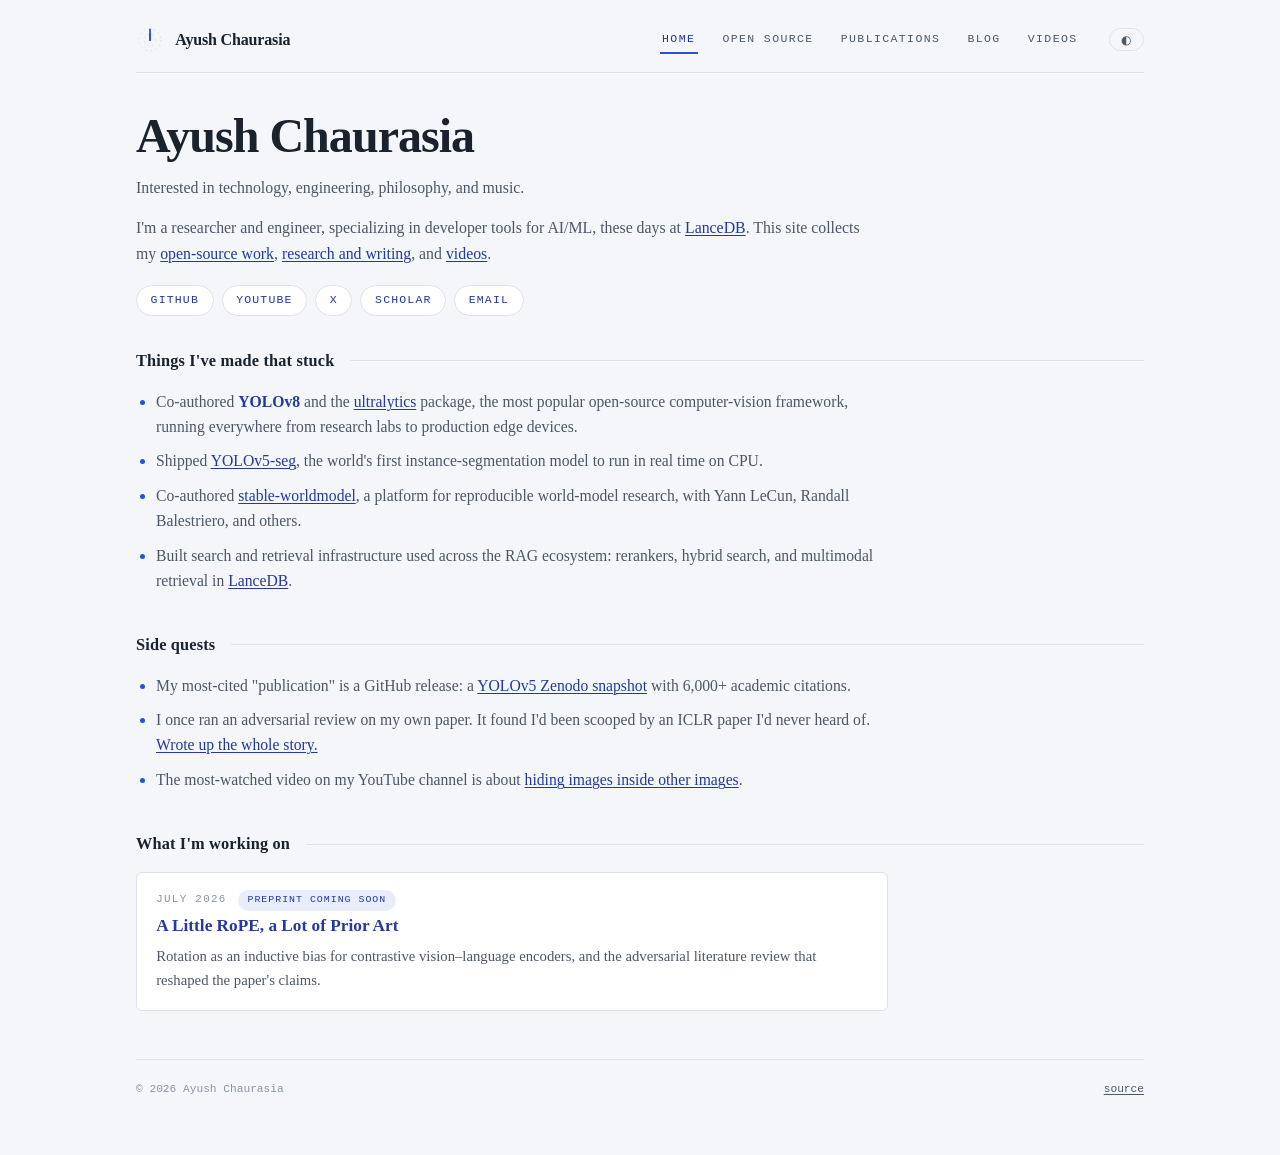
<file: index.html>
<!doctype html>
<html lang="en">
<head>
  <meta charset="utf-8">
  <meta name="viewport" content="width=device-width, initial-scale=1">
  <title>Ayush Chaurasia</title>
  <meta name="description" content="Ayush Chaurasia: ML systems, computer vision, open source. LanceDB, YOLOv8, research and videos.">
  <link rel="stylesheet" href="assets/style.css?v=12">
  <link rel="icon" href="data:image/svg+xml,<svg xmlns='http://www.w3.org/2000/svg' viewBox='0 0 28 28'><circle cx='14' cy='14' r='6.5' fill='none' stroke='%238a94a3' stroke-width='1.4' stroke-dasharray='2 2.4'/><circle cx='14' cy='14' r='11.5' fill='none' stroke='%238a94a3' stroke-width='1.4' stroke-dasharray='2 2.4'/><line x1='14' y1='14' x2='19.5' y2='10.5' stroke='%232b50d8' stroke-width='2.2' stroke-linecap='round'/><line x1='14' y1='14' x2='10' y2='4.5' stroke='%232b50d8' stroke-width='2.2' stroke-linecap='round'/><circle cx='14' cy='14' r='1.6' fill='%232b50d8'/></svg>">
</head>
<body>
<div class="page-wide">

  <nav class="nav">
    <span class="brandmark" aria-hidden="true">
      <svg width="28" height="28" viewBox="0 0 28 28">
        <circle cx="14" cy="14" r="6"></circle>
        <circle cx="14" cy="14" r="11"></circle>
        <g class="bm1"><line x1="14" y1="14" x2="14" y2="8"></line></g>
        <g class="bm2"><line x1="14" y1="14" x2="14" y2="3.5"></line></g>
      </svg>
    </span>
    <a class="brand" href="./">Ayush Chaurasia</a>
    <a class="item" href="./" aria-current="page">Home</a>
    <a class="item" href="oss/">Open Source</a>
    <a class="item" href="publications/">Publications</a>
    <a class="item" href="blog/">Blog</a>
    <a class="item" href="tutorials/">Videos</a>
    <button class="theme-toggle" onclick="toggleTheme()" aria-label="Toggle color theme">◐</button>
  </nav>

  <header class="hero">
    <h1>Ayush Chaurasia</h1>
    <p class="bio">Interested in technology, engineering, philosophy, and music.</p>
    <p class="bio">I'm a researcher and engineer, specializing in developer tools for
    AI/ML, these days at <a href="https://lancedb.com">LanceDB</a>. This site collects my
    <a href="oss/">open-source work</a>, <a href="publications/">research and writing</a>,
    and <a href="tutorials/">videos</a>.</p>
    <div class="links">
      <a href="https://github.com/AyushExel">GitHub</a>
      <a href="https://www.youtube.com/c/AyushChaurasia">YouTube</a>
      <a href="https://x.com/loldedxd">X</a>
      <a href="https://scholar.google.com/citations?user=4XbcwOAAAAAJ&hl=en">Scholar</a>
      <a href="mailto:ayush@lancedb.com">Email</a>
    </div>
  </header>

  <section>
    <div class="sechead"><h2>Things I've made that stuck</h2></div>
    <ul class="facts">
      <li>Co-authored <strong>YOLOv8</strong> and the
        <a href="https://github.com/ultralytics/ultralytics">ultralytics</a> package, the most
        popular open-source computer-vision framework, running everywhere from research labs to
        production edge devices.</li>
      <li>Shipped <a href="https://github.com/ultralytics/yolov5/releases/tag/v7.0">YOLOv5-seg</a>,
        the world's first instance-segmentation model to run in real time on CPU.</li>
      <li>Co-authored <a href="https://arxiv.org/abs/2605.21800">stable-worldmodel</a>, a platform
        for reproducible world-model research, with Yann LeCun, Randall Balestriero, and others.</li>
      <li>Built search and retrieval infrastructure used across the RAG ecosystem: rerankers,
        hybrid search, and multimodal retrieval in <a href="https://github.com/lancedb/lancedb">LanceDB</a>.</li>
    </ul>
  </section>

  <section>
    <div class="sechead"><h2>Side quests</h2></div>
    <ul class="facts">
      <li>My most-cited "publication" is a GitHub release: a
        <a href="https://scholar.google.com/citations?user=4XbcwOAAAAAJ&hl=en">YOLOv5 Zenodo
        snapshot</a> with 6,000+ academic citations.</li>
      <li>I once ran an adversarial review on my own paper. It found I'd been scooped by an
        ICLR paper I'd never heard of. <a href="blog/rope-prior-art/">Wrote up the whole story.</a></li>
      <li>The most-watched video on my YouTube channel is about
        <a href="https://www.youtube.com/watch?v=12Rcr7_Khldk">hiding images inside other images</a>.</li>
    </ul>
  </section>

  <section>
    <div class="sechead"><h2>What I'm working on</h2></div>
    <div class="card post" style="max-width:47rem">
      <div class="postline">
        <span class="date">July 2026</span>
        <span class="pill">preprint coming soon</span>
      </div>
      <h3><a href="blog/rope-prior-art/">A Little RoPE, a Lot of Prior Art</a></h3>
      <p>Rotation as an inductive bias for contrastive vision–language encoders, and the
      adversarial literature review that reshaped the paper's claims.</p>
    </div>
  </section>

  <footer class="site">
    <span>© <span id="y"></span> Ayush Chaurasia</span>
    <span><a href="https://github.com/AyushExel/site">source</a></span>
  </footer>

</div>
<script src="assets/site.js?v=12"></script>
<script>document.getElementById("y").textContent = new Date().getFullYear();</script>
</body>
</html>
</file>
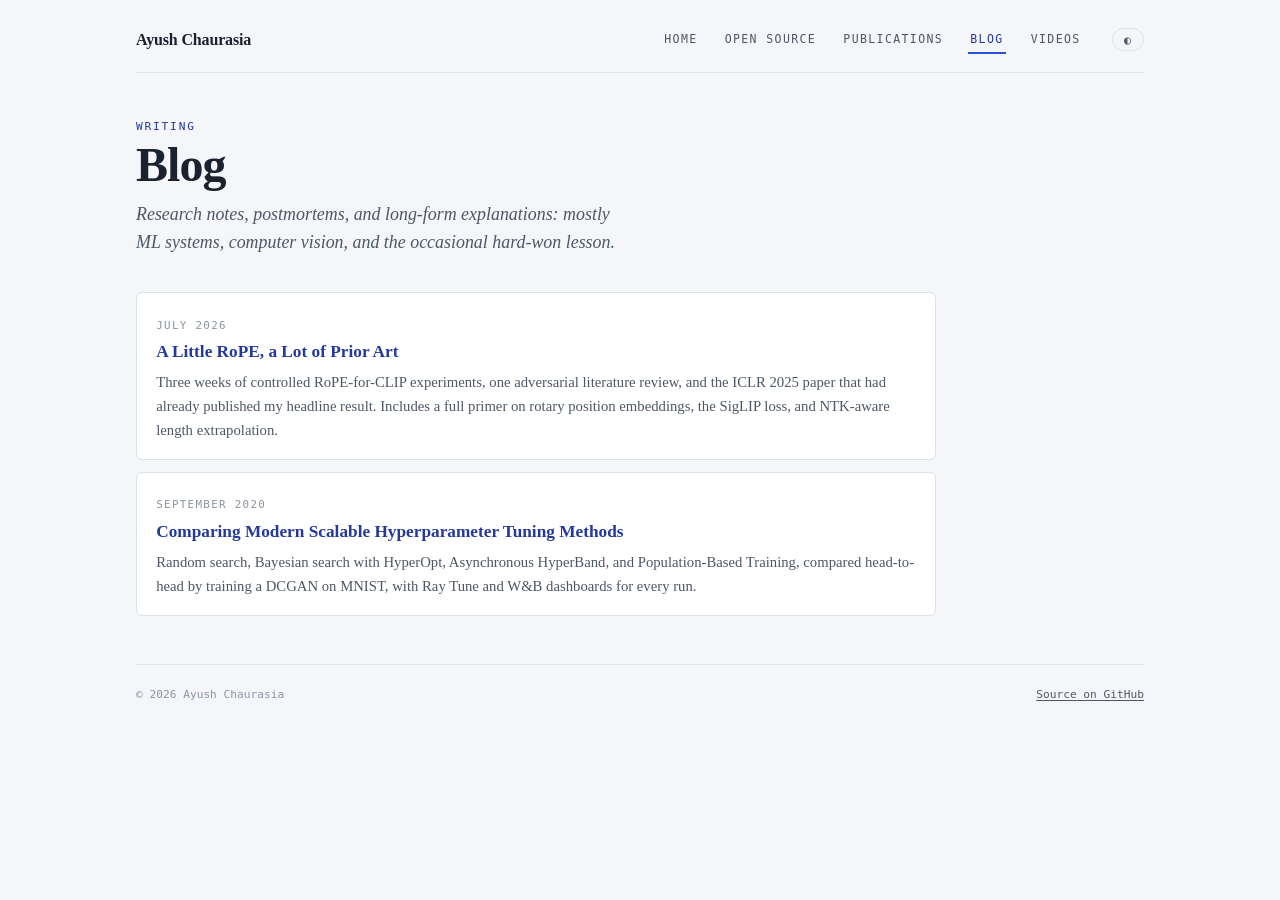
<file: blog/index.html>
<!doctype html>
<html lang="en">
<head>
  <meta charset="utf-8">
  <meta name="viewport" content="width=device-width, initial-scale=1">
  <title>Blog · Ayush Chaurasia</title>
  <link rel="stylesheet" href="../assets/style.css?v=12">
  <link rel="icon" href="data:image/svg+xml,<svg xmlns='http://www.w3.org/2000/svg' viewBox='0 0 28 28'><circle cx='14' cy='14' r='6.5' fill='none' stroke='%238a94a3' stroke-width='1.4' stroke-dasharray='2 2.4'/><circle cx='14' cy='14' r='11.5' fill='none' stroke='%238a94a3' stroke-width='1.4' stroke-dasharray='2 2.4'/><line x1='14' y1='14' x2='19.5' y2='10.5' stroke='%232b50d8' stroke-width='2.2' stroke-linecap='round'/><line x1='14' y1='14' x2='10' y2='4.5' stroke='%232b50d8' stroke-width='2.2' stroke-linecap='round'/><circle cx='14' cy='14' r='1.6' fill='%232b50d8'/></svg>">
</head>
<body>
<div class="page-wide">

  <nav class="nav">
    <a class="brand" href="../">Ayush Chaurasia</a>
    <a class="item" href="../">Home</a>
    <a class="item" href="../oss/">Open Source</a>
    <a class="item" href="../publications/">Publications</a>
    <a class="item" href="./" aria-current="page">Blog</a>
    <a class="item" href="../tutorials/">Videos</a>
    <button class="theme-toggle" onclick="toggleTheme()" aria-label="Toggle color theme">◐</button>
  </nav>

  <header class="hero">
    <span class="eyebrow">Writing</span>
    <h1>Blog</h1>
    <p class="dek">Research notes, postmortems, and long-form explanations: mostly ML systems,
    computer vision, and the occasional hard-won lesson.</p>
  </header>

  <section>
    <div class="stack" style="max-width:50rem">
      <div class="card post">
        <span class="date">July 2026</span>
        <h3><a href="rope-prior-art/">A Little RoPE, a Lot of Prior Art</a></h3>
        <p>Three weeks of controlled RoPE-for-CLIP experiments, one adversarial literature
        review, and the ICLR 2025 paper that had already published my headline result.
        Includes a full primer on rotary position embeddings, the SigLIP loss, and
        NTK-aware length extrapolation.</p>
      </div>
      <div class="card post">
        <span class="date">September 2020</span>
        <h3><a href="comparing-hyperparameter-tuning-methods/">Comparing Modern Scalable Hyperparameter Tuning Methods</a></h3>
        <p>Random search, Bayesian search with HyperOpt, Asynchronous HyperBand, and
        Population-Based Training, compared head-to-head by training a DCGAN on MNIST,
        with Ray Tune and W&amp;B dashboards for every run.</p>
      </div>
    </div>
  </section>

  <footer class="site">
    <span>© <span id="y"></span> Ayush Chaurasia</span>
    <span><a href="https://github.com/AyushExel/site">Source on GitHub</a></span>
  </footer>

</div>
<script src="../assets/site.js?v=12"></script>
<script>document.getElementById("y").textContent = new Date().getFullYear();</script>
</body>
</html>
</file>
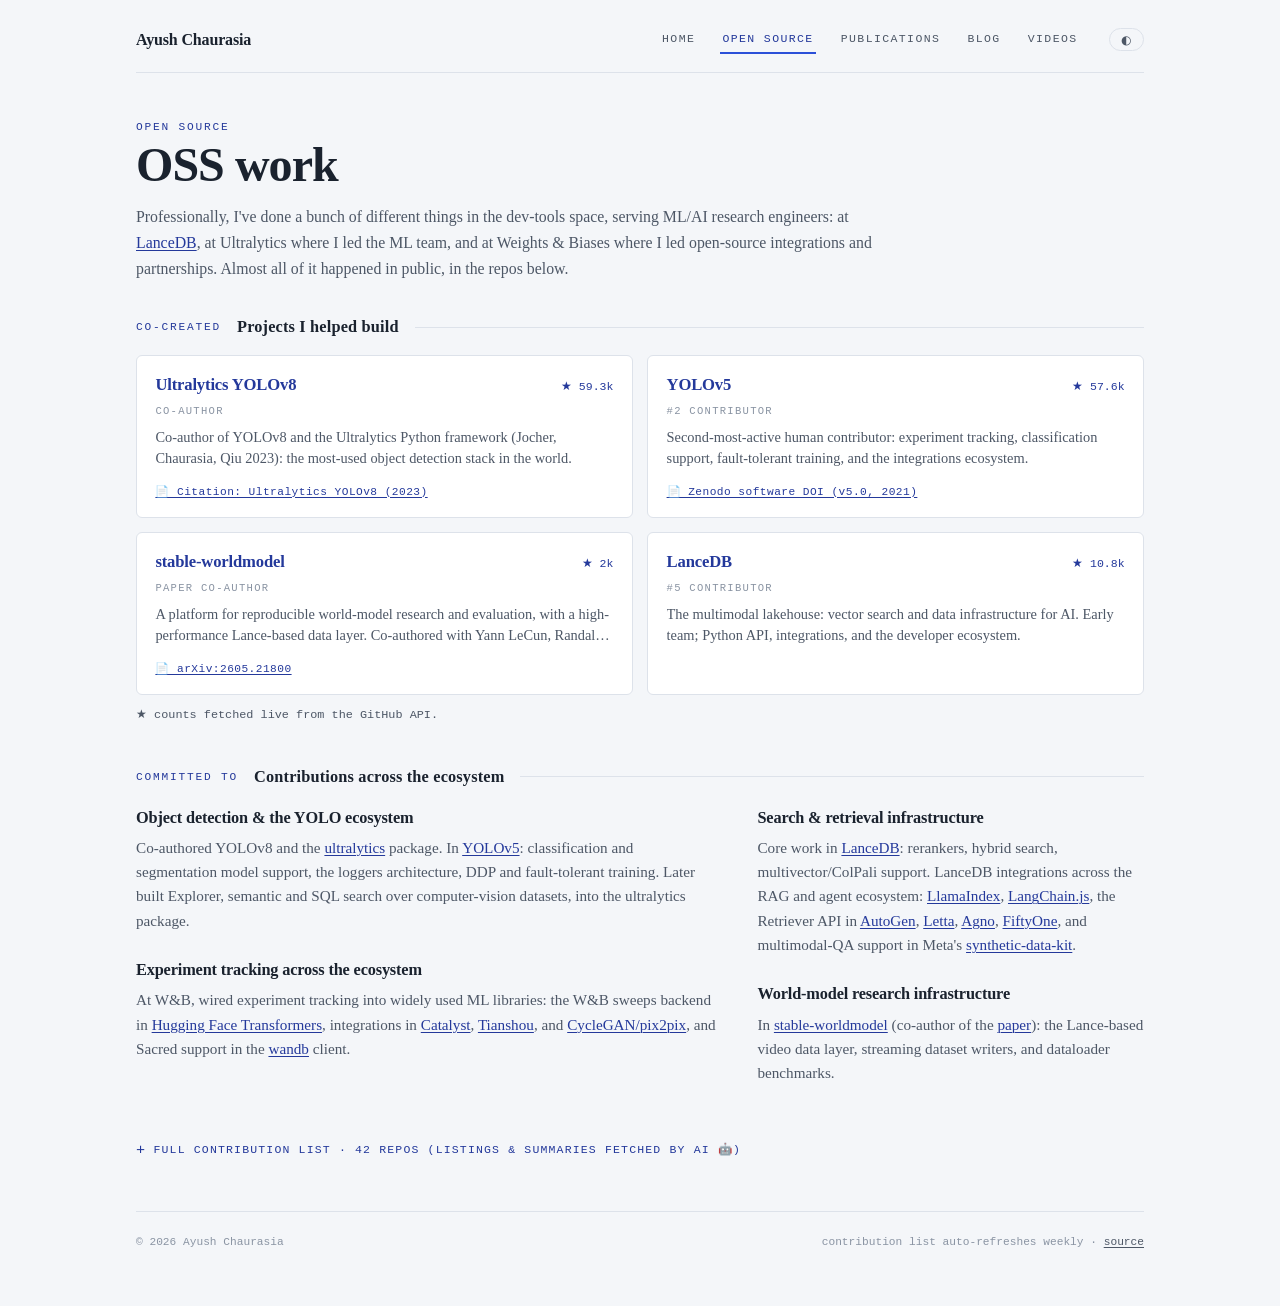
<file: oss/index.html>
<!doctype html>
<html lang="en">
<head>
  <meta charset="utf-8">
  <meta name="viewport" content="width=device-width, initial-scale=1">
  <title>Open Source · Ayush Chaurasia</title>
  <meta name="description" content="Open-source work: co-created projects and contributions across the ML ecosystem.">
  <link rel="stylesheet" href="../assets/style.css?v=12">
  <link rel="icon" href="data:image/svg+xml,<svg xmlns='http://www.w3.org/2000/svg' viewBox='0 0 28 28'><circle cx='14' cy='14' r='6.5' fill='none' stroke='%238a94a3' stroke-width='1.4' stroke-dasharray='2 2.4'/><circle cx='14' cy='14' r='11.5' fill='none' stroke='%238a94a3' stroke-width='1.4' stroke-dasharray='2 2.4'/><line x1='14' y1='14' x2='19.5' y2='10.5' stroke='%232b50d8' stroke-width='2.2' stroke-linecap='round'/><line x1='14' y1='14' x2='10' y2='4.5' stroke='%232b50d8' stroke-width='2.2' stroke-linecap='round'/><circle cx='14' cy='14' r='1.6' fill='%232b50d8'/></svg>">
</head>
<body>
<div class="page-wide">

  <nav class="nav">
    <a class="brand" href="../">Ayush Chaurasia</a>
    <a class="item" href="../">Home</a>
    <a class="item" href="./" aria-current="page">Open Source</a>
    <a class="item" href="../publications/">Publications</a>
    <a class="item" href="../blog/">Blog</a>
    <a class="item" href="../tutorials/">Videos</a>
    <button class="theme-toggle" onclick="toggleTheme()" aria-label="Toggle color theme">◐</button>
  </nav>

  <header class="hero">
    <span class="eyebrow">Open source</span>
    <h1>OSS work</h1>
    <p class="bio">Professionally, I've done a bunch of different things in the dev-tools space,
    serving ML/AI research engineers: at <a href="https://lancedb.com">LanceDB</a>, at
    Ultralytics where I led the ML team, and at Weights&nbsp;&amp;&nbsp;Biases where I led
    open-source integrations and partnerships. Almost all of it happened in public,
    in the repos below.</p>
  </header>

  <section id="co-created">
    <div class="sechead"><span class="eyebrow">Co-created</span><h2>Projects I helped build</h2></div>
    <div id="cocreated-mount" class="proj-grid"></div>
    <p class="small-mono" style="margin-top:0.7rem">★ counts fetched live from the GitHub API.</p>
  </section>

  <section id="committed-to">
    <div class="sechead"><span class="eyebrow">Committed to</span><h2>Contributions across the ecosystem</h2></div>

    <div class="cols">
      <div>
        <div class="thread">
          <h3>Object detection &amp; the YOLO ecosystem</h3>
          <p>Co-authored YOLOv8 and the
          <a href="https://github.com/ultralytics/ultralytics">ultralytics</a> package.
          In <a href="https://github.com/ultralytics/yolov5">YOLOv5</a>: classification and
          segmentation model support, the loggers architecture, DDP and fault-tolerant
          training. Later built Explorer, semantic and SQL search over computer-vision
          datasets, into the ultralytics package.</p>
        </div>

        <div class="thread">
          <h3>Experiment tracking across the ecosystem</h3>
          <p>At W&amp;B, wired experiment tracking into widely used ML libraries: the W&amp;B
          sweeps backend in <a href="https://github.com/huggingface/transformers">Hugging Face
          Transformers</a>, integrations in
          <a href="https://github.com/catalyst-team/catalyst">Catalyst</a>,
          <a href="https://github.com/thu-ml/tianshou">Tianshou</a>, and
          <a href="https://github.com/junyanz/pytorch-CycleGAN-and-pix2pix">CycleGAN/pix2pix</a>,
          and Sacred support in the <a href="https://github.com/wandb/wandb">wandb</a> client.</p>
        </div>
      </div>
      <div>
        <div class="thread">
          <h3>Search &amp; retrieval infrastructure</h3>
          <p>Core work in <a href="https://github.com/lancedb/lancedb">LanceDB</a>: rerankers,
          hybrid search, multivector/ColPali support. LanceDB integrations across the RAG and
          agent ecosystem: <a href="https://github.com/run-llama/llama_index">LlamaIndex</a>,
          <a href="https://github.com/langchain-ai/langchainjs">LangChain.js</a>, the Retriever
          API in <a href="https://github.com/microsoft/autogen">AutoGen</a>,
          <a href="https://github.com/letta-ai/letta">Letta</a>,
          <a href="https://github.com/agno-agi/agno">Agno</a>,
          <a href="https://github.com/voxel51/fiftyone">FiftyOne</a>, and multimodal-QA support
          in Meta's <a href="https://github.com/meta-llama/synthetic-data-kit">synthetic-data-kit</a>.</p>
        </div>

        <div class="thread">
          <h3>World-model research infrastructure</h3>
          <p>In <a href="https://github.com/galilai-group/stable-worldmodel">stable-worldmodel</a>
          (co-author of the <a href="https://arxiv.org/abs/2605.21800">paper</a>): the
          Lance-based video data layer, streaming dataset writers, and dataloader benchmarks.</p>
        </div>
      </div>
    </div>

    <div id="committer-mount"></div>
  </section>

  <footer class="site">
    <span>© <span id="y"></span> Ayush Chaurasia</span>
    <span>contribution list auto-refreshes weekly · <a href="https://github.com/AyushExel/site">source</a></span>
  </footer>

</div>
<script src="../assets/site.js?v=12"></script>
<script>
  document.getElementById("y").textContent = new Date().getFullYear();

  (async () => {
    const [repos, cocreated] = await Promise.all([
      fetch("../data/committer_to.json?v=12").then(r => r.json()).catch(() => []),
      fetch("../data/cocreated.json?v=12").then(r => r.json()).catch(() => []),
    ]);

    // --- co-created cards, with star counts fetched LIVE from the GitHub API ---
    const mount = document.getElementById("cocreated-mount");
    const card = (p, stars) => `
      <div class="card project">
        <div class="top">
          <h3><a href="${p.url}">${p.name}</a></h3>
          <span class="meta">${stars ? `★ ${stars}` : ""}</span>
        </div>
        <span class="role">${p.role}</span>
        <p title="${p.desc.replace(/"/g, "&quot;")}">${p.desc}</p>
        ${p.paper ? `<a class="paper" href="${p.paper.url}">📄 ${p.paper.label}</a>` : ""}
      </div>`;
    mount.innerHTML = cocreated.map(p => card(p, p.stars)).join("");
    // live refresh (best-effort; falls back to stored numbers on rate-limit)
    Promise.all(cocreated.map(async p => {
      try {
        const gh = p.url.match(/github\.com\/([^/]+\/[^/]+)/);
        if (!gh) return p.stars;
        const d = await (await fetch(`https://api.github.com/repos/${gh[1]}`)).json();
        return d.stargazers_count ? fmt(d.stargazers_count) : p.stars;
      } catch { return p.stars; }
    })).then(stars => {
      mount.innerHTML = cocreated.map((p, i) => card(p, stars[i])).join("");
    });

    // --- full contribution list (weekly-refreshed data), collapsed ---
    repos.sort((a, b) => b.stars - a.stars);
    const row = r => `
      <div class="row">
        <div class="line1">
          <span class="name"><a href="${r.url}" title="${(r.desc || "").replace(/"/g, "&quot;")}">${r.repo}</a></span>
          <span class="stats"><span class="stars">★ ${fmt(r.stars)}</span></span>
        </div>
        ${r.contrib ? `<div class="contrib">${r.contrib}</div>` : ""}
      </div>`;
    document.getElementById("committer-mount").innerHTML = `
      <details class="more appendix">
        <summary>Full contribution list · ${repos.length} repos (listings &amp; summaries fetched by AI 🤖)</summary>
        <p class="small-mono" style="margin:0.6rem 0 0">A script aggregates my merged PRs from
        the GitHub API, and the one-line summaries are AI-written from the PR titles.
        Refreshed weekly; may contain imperfections.</p>
        <div class="card repo-list">${repos.map(row).join("")}</div>
      </details>`;
  })();
</script>
</body>
</html>
</file>
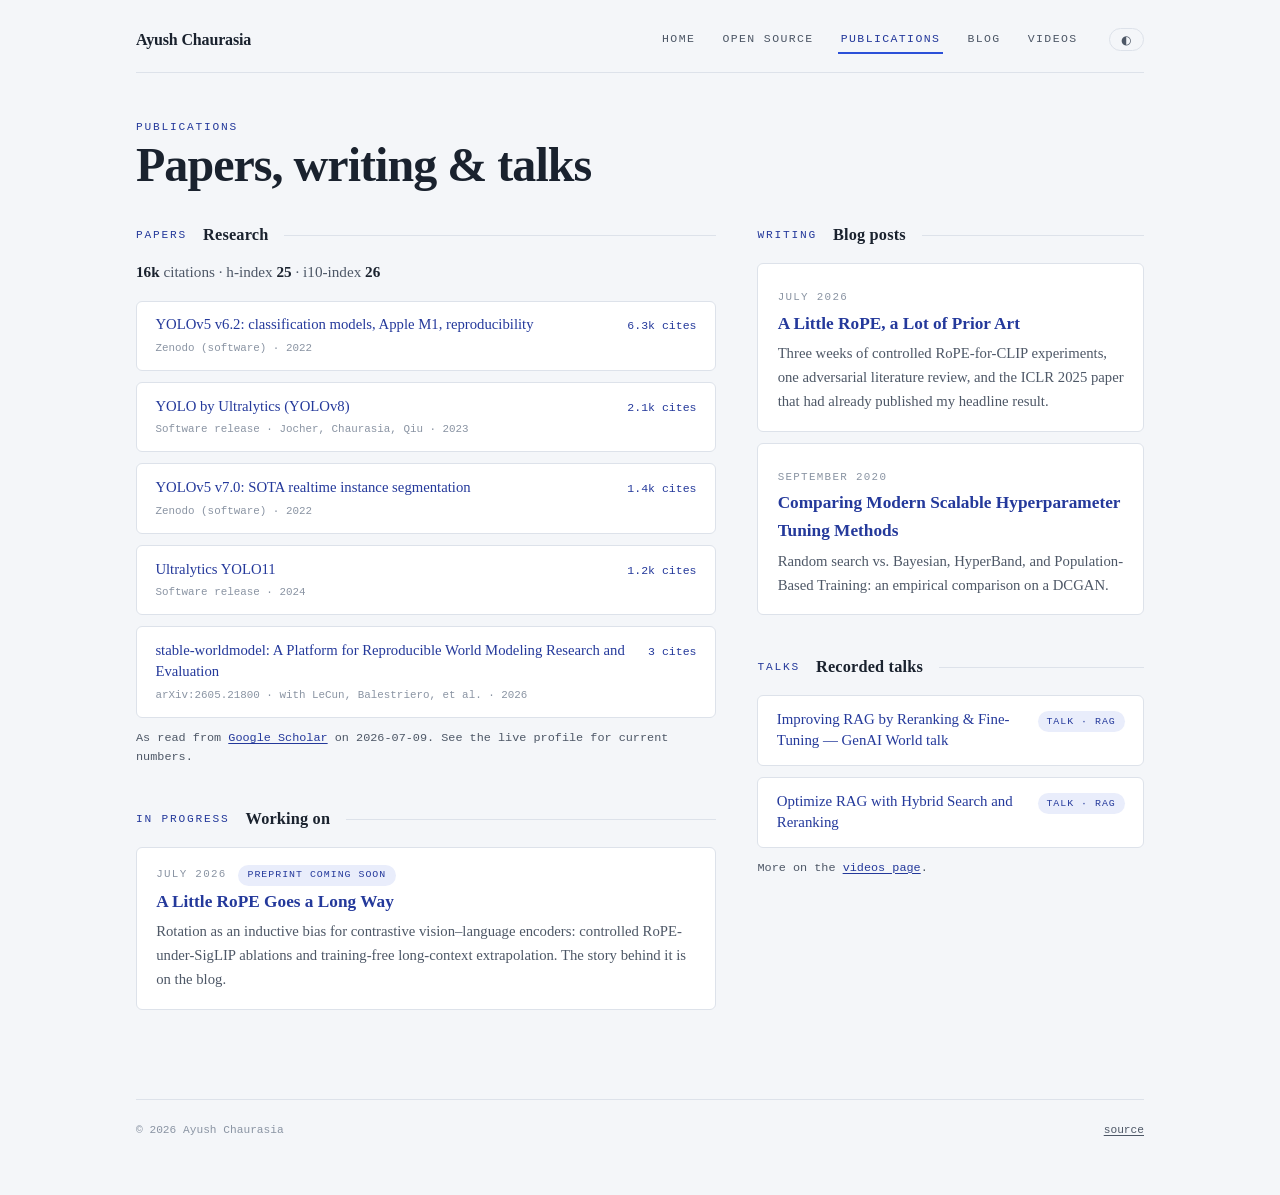
<file: publications/index.html>
<!doctype html>
<html lang="en">
<head>
  <meta charset="utf-8">
  <meta name="viewport" content="width=device-width, initial-scale=1">
  <title>Publications · Ayush Chaurasia</title>
  <meta name="description" content="Papers, blog posts, and talks.">
  <link rel="stylesheet" href="../assets/style.css?v=12">
  <link rel="icon" href="data:image/svg+xml,<svg xmlns='http://www.w3.org/2000/svg' viewBox='0 0 28 28'><circle cx='14' cy='14' r='6.5' fill='none' stroke='%238a94a3' stroke-width='1.4' stroke-dasharray='2 2.4'/><circle cx='14' cy='14' r='11.5' fill='none' stroke='%238a94a3' stroke-width='1.4' stroke-dasharray='2 2.4'/><line x1='14' y1='14' x2='19.5' y2='10.5' stroke='%232b50d8' stroke-width='2.2' stroke-linecap='round'/><line x1='14' y1='14' x2='10' y2='4.5' stroke='%232b50d8' stroke-width='2.2' stroke-linecap='round'/><circle cx='14' cy='14' r='1.6' fill='%232b50d8'/></svg>">
</head>
<body>
<div class="page-wide">

  <nav class="nav">
    <a class="brand" href="../">Ayush Chaurasia</a>
    <a class="item" href="../">Home</a>
    <a class="item" href="../oss/">Open Source</a>
    <a class="item" href="./" aria-current="page">Publications</a>
    <a class="item" href="../blog/">Blog</a>
    <a class="item" href="../tutorials/">Videos</a>
    <button class="theme-toggle" onclick="toggleTheme()" aria-label="Toggle color theme">◐</button>
  </nav>

  <header class="hero">
    <span class="eyebrow">Publications</span>
    <h1>Papers, writing &amp; talks</h1>
  </header>

  <div class="cols">
    <div>
      <section id="papers">
        <div class="sechead"><span class="eyebrow">Papers</span><h2>Research</h2></div>
        <p class="lead" id="scholar-lead"></p>
        <div id="pubs-mount" class="stack"></div>
        <p class="small-mono" id="scholar-foot" style="margin-top:0.7rem"></p>
      </section>

      <section id="in-progress">
        <div class="sechead"><span class="eyebrow">In progress</span><h2>Working on</h2></div>
        <div class="card post">
          <div class="postline">
            <span class="date">July 2026</span>
            <span class="pill">preprint coming soon</span>
          </div>
          <h3><a href="../blog/rope-prior-art/">A Little RoPE Goes a Long Way</a></h3>
          <p>Rotation as an inductive bias for contrastive vision–language encoders:
          controlled RoPE-under-SigLIP ablations and training-free long-context extrapolation.
          The story behind it is on the blog.</p>
        </div>
      </section>
    </div>

    <div>
      <section id="blogs">
        <div class="sechead"><span class="eyebrow">Writing</span><h2>Blog posts</h2></div>
        <div class="stack">
          <div class="card post">
            <span class="date">July 2026</span>
            <h3><a href="../blog/rope-prior-art/">A Little RoPE, a Lot of Prior Art</a></h3>
            <p>Three weeks of controlled RoPE-for-CLIP experiments, one adversarial literature
            review, and the ICLR 2025 paper that had already published my headline result.</p>
          </div>
          <div class="card post">
            <span class="date">September 2020</span>
            <h3><a href="../blog/comparing-hyperparameter-tuning-methods/">Comparing Modern Scalable Hyperparameter Tuning Methods</a></h3>
            <p>Random search vs. Bayesian, HyperBand, and Population-Based Training: an
            empirical comparison on a DCGAN.</p>
          </div>
        </div>
      </section>

      <section id="talks">
        <div class="sechead"><span class="eyebrow">Talks</span><h2>Recorded talks</h2></div>
        <div id="talks-mount" class="stack"></div>
        <p class="small-mono" style="margin-top:0.7rem">More on the <a href="../tutorials/">videos page</a>.</p>
      </section>
    </div>
  </div>

  <footer class="site">
    <span>© <span id="y"></span> Ayush Chaurasia</span>
    <span><a href="https://github.com/AyushExel/site">source</a></span>
  </footer>

</div>
<script src="../assets/site.js?v=12"></script>
<script>
  document.getElementById("y").textContent = new Date().getFullYear();

  (async () => {
    const [scholar, vids] = await Promise.all([
      fetch("../data/scholar.json?v=12").then(r => r.json()).catch(() => null),
      fetch("../data/videos.json?v=12").then(r => r.json()).catch(() => []),
    ]);

    if (scholar && scholar.publications) {
      document.getElementById("scholar-lead").innerHTML =
        `<strong>${fmt(scholar.citations)}</strong> citations · h-index <strong>${scholar.h_index}</strong> · i10-index <strong>${scholar.i10_index}</strong>`;
      document.getElementById("pubs-mount").innerHTML = scholar.publications.map(p => `
        <div class="card pub">
          <span class="title"><a href="${p.url}">${p.title}</a><br><span class="venue">${p.venue || ""}${p.year ? " · " + p.year : ""}</span></span>
          ${p.citations != null ? `<span class="cites">${fmt(p.citations)}&nbsp;cites</span>` : ""}
        </div>`).join("");
      document.getElementById("scholar-foot").innerHTML =
        `As read from <a href="${scholar.profile_url}">Google Scholar</a> on ${scholar.updated}. See the live profile for current numbers.`;
    }

    // talks = videos tagged "talk"
    const talks = vids.filter(v => (v.tag || "").toLowerCase().includes("talk"));
    document.getElementById("talks-mount").innerHTML = talks.map(v => `
      <div class="card video">
        <span class="title"><a href="${v.url}">${v.title}</a></span>
        <span class="tag">${v.tag}</span>
      </div>`).join("");
  })();
</script>
</body>
</html>
</file>
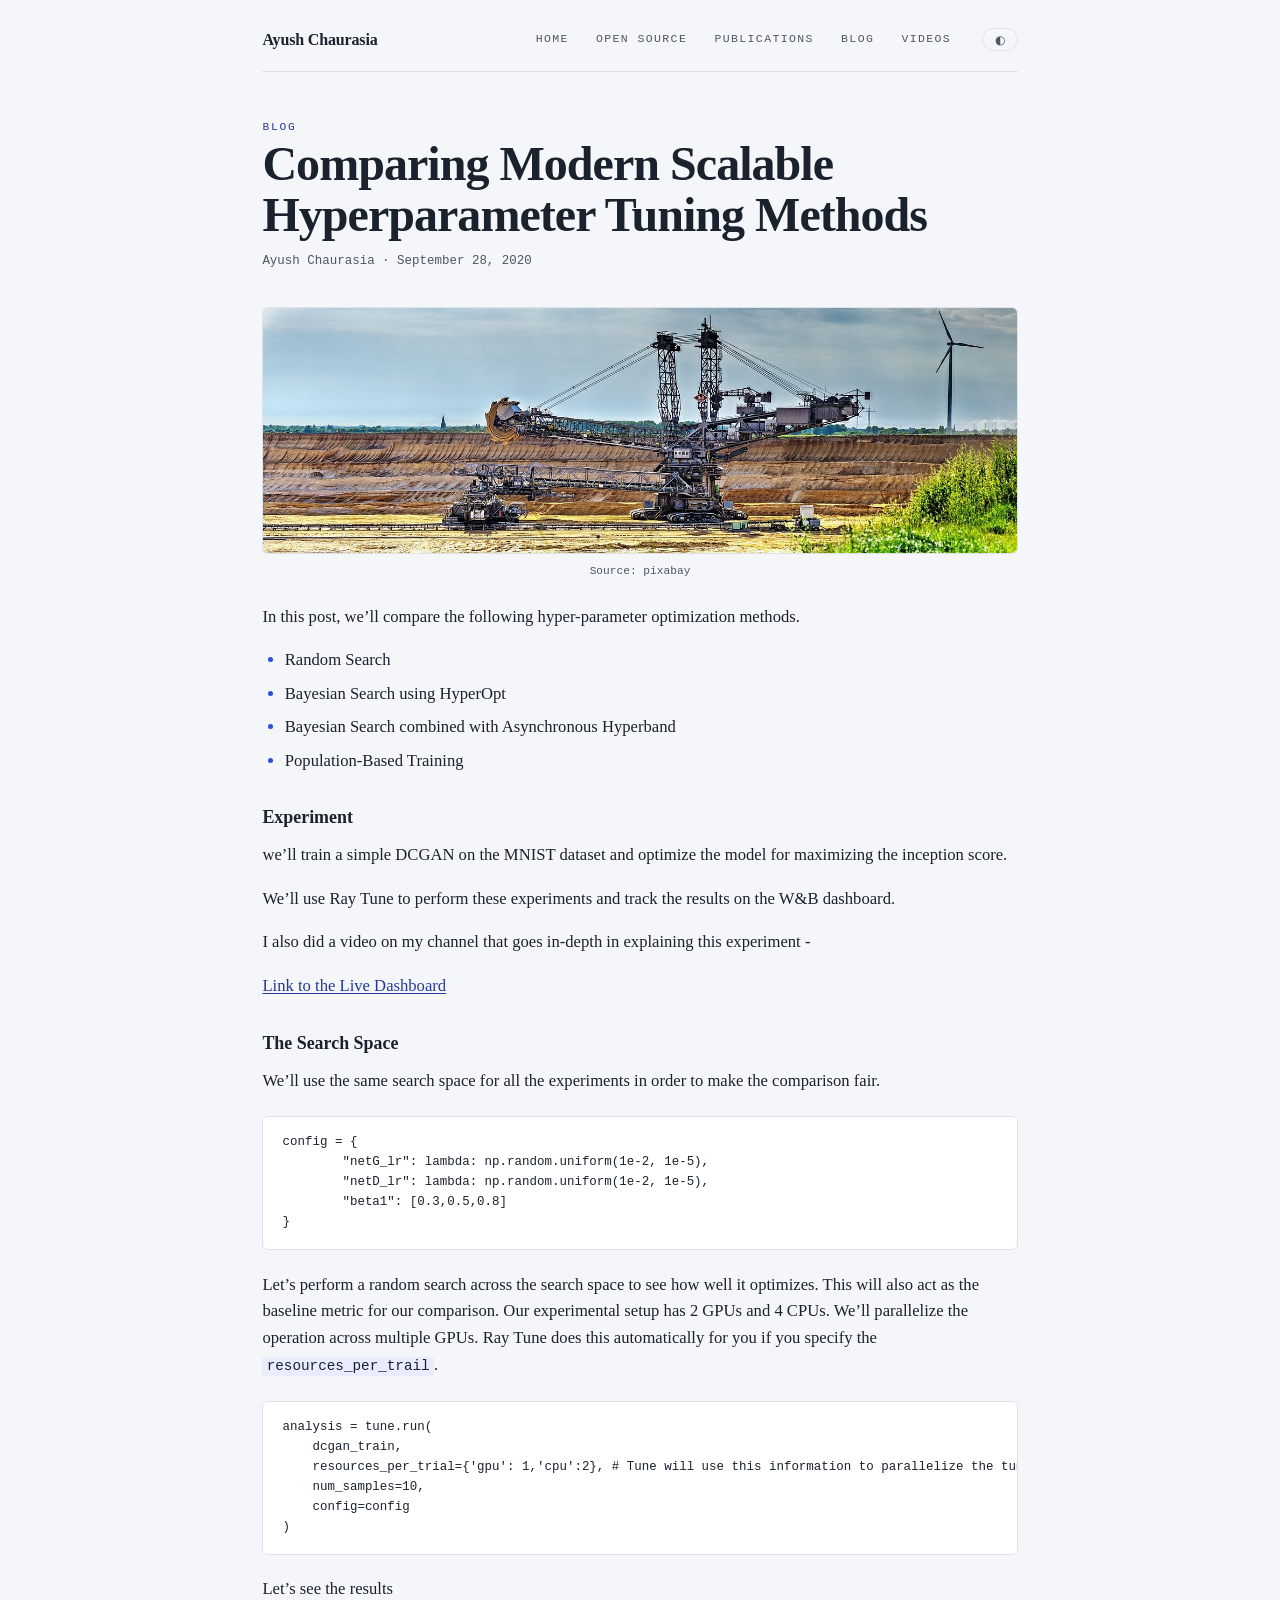
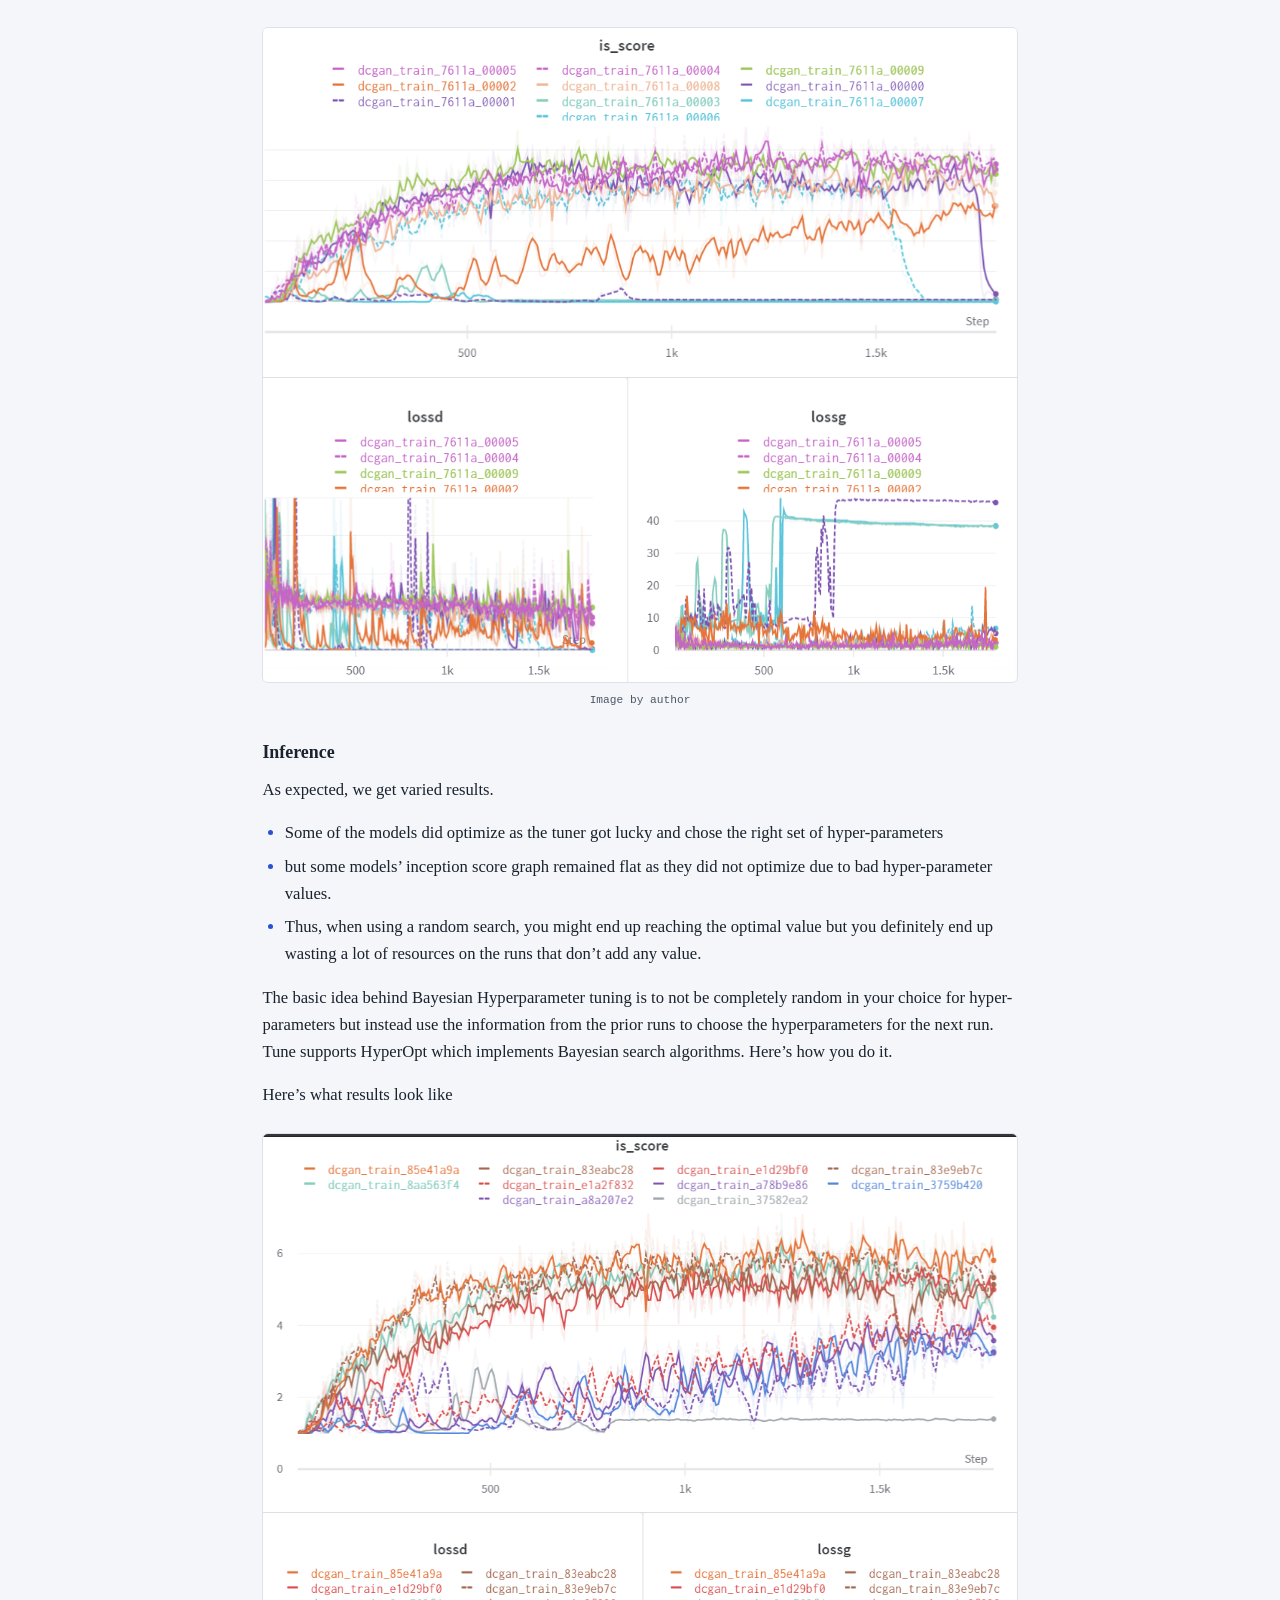
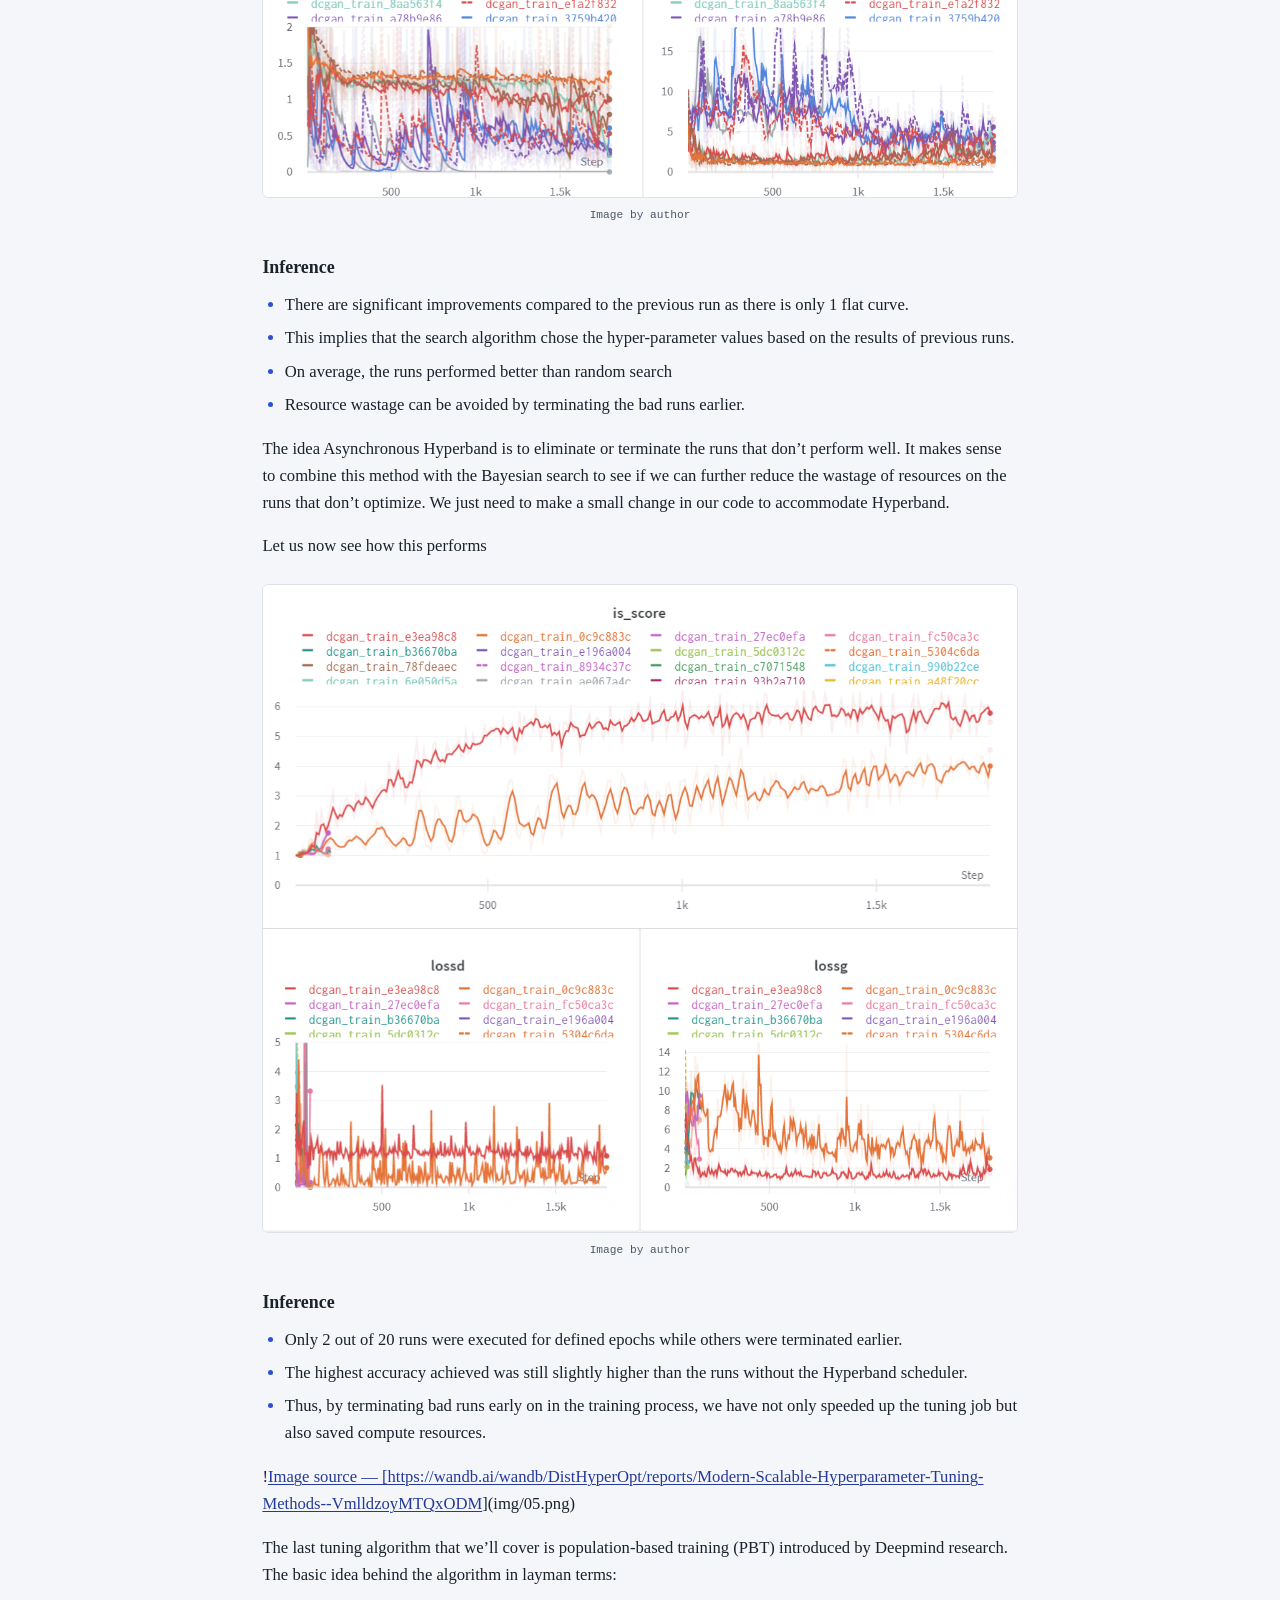
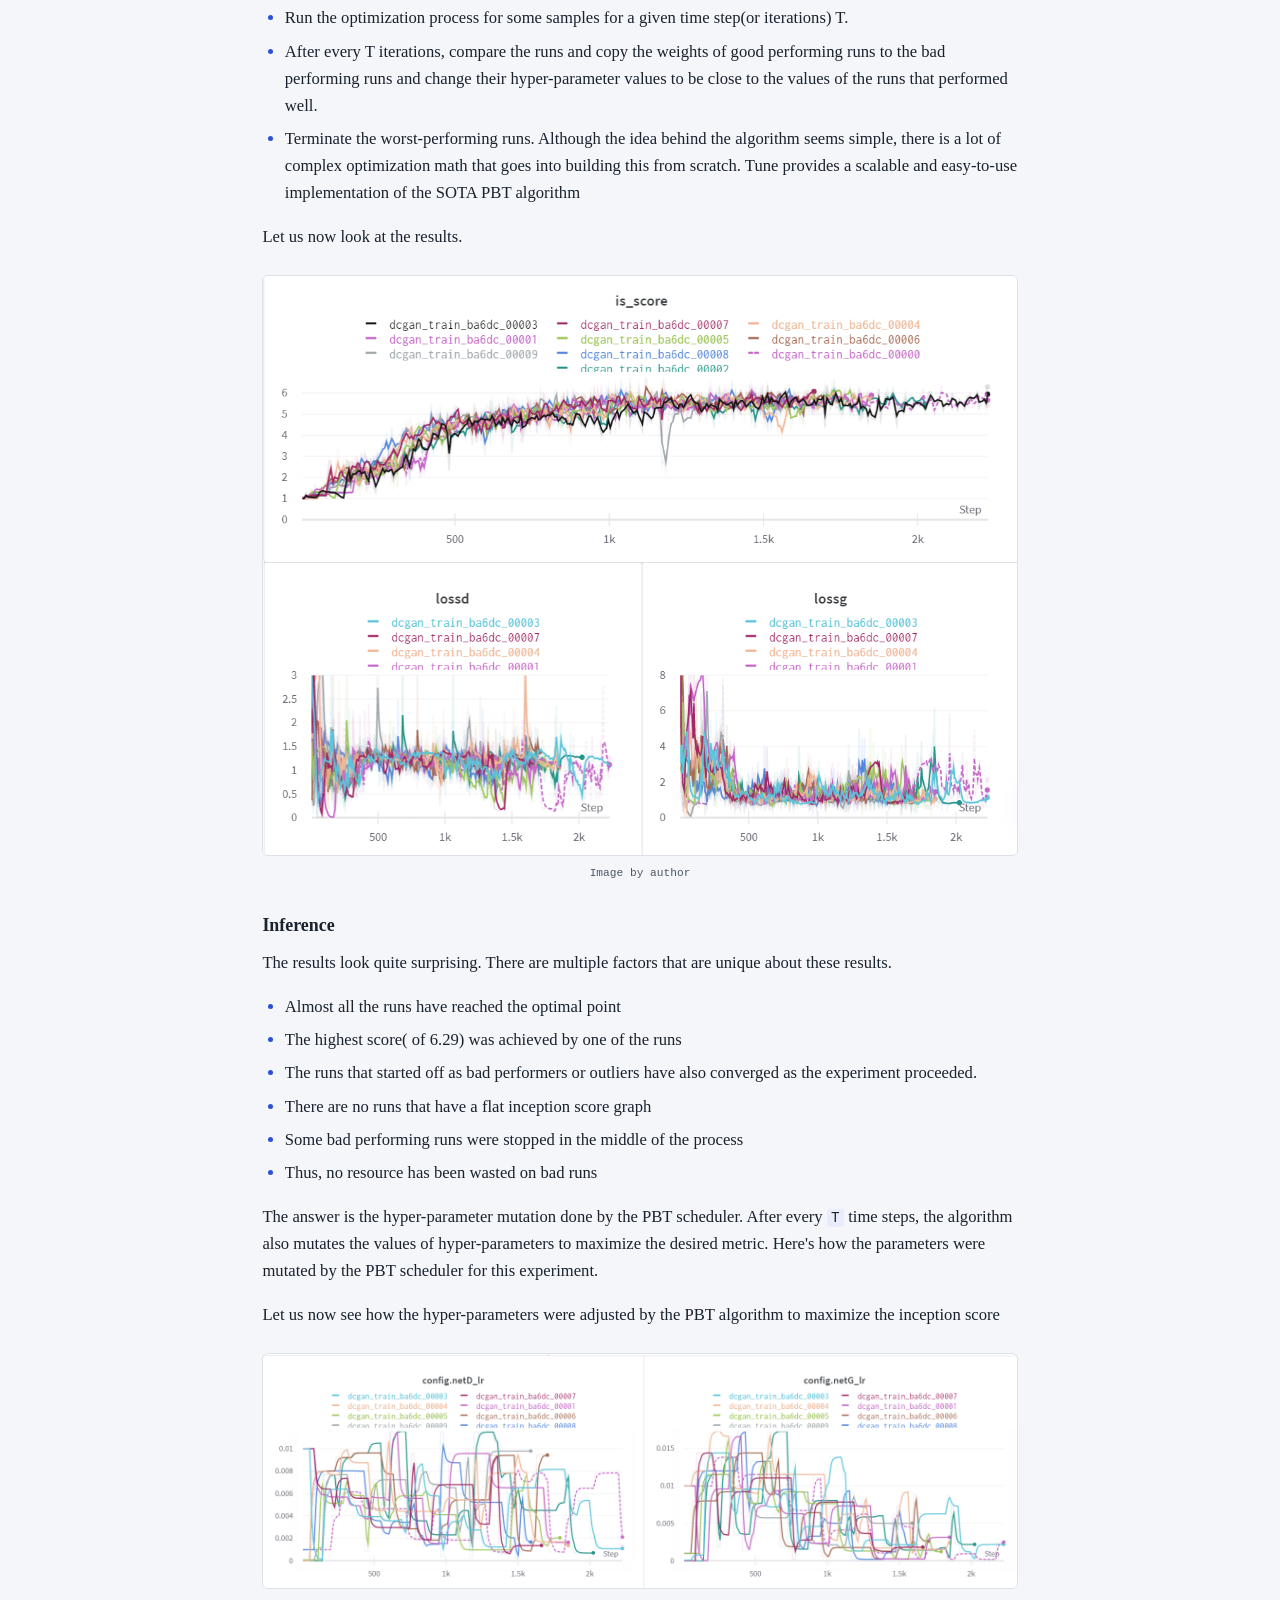
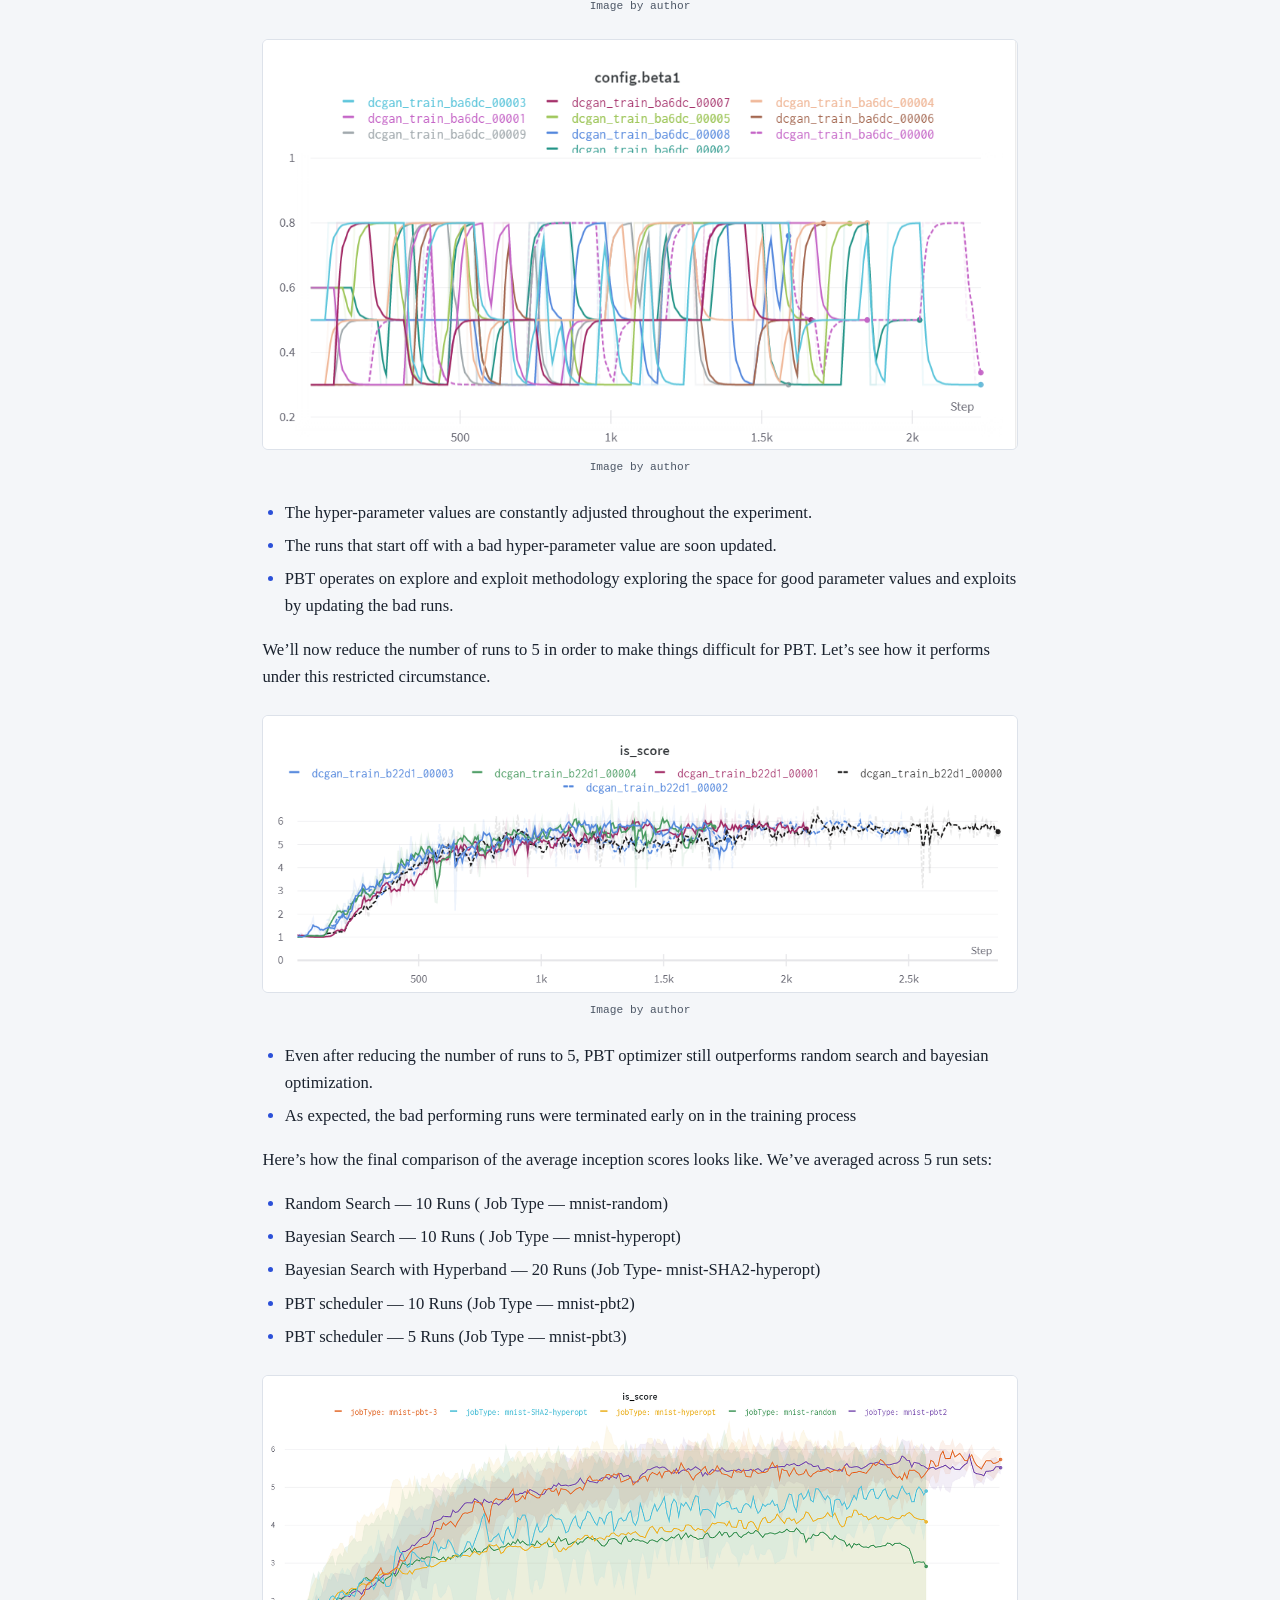
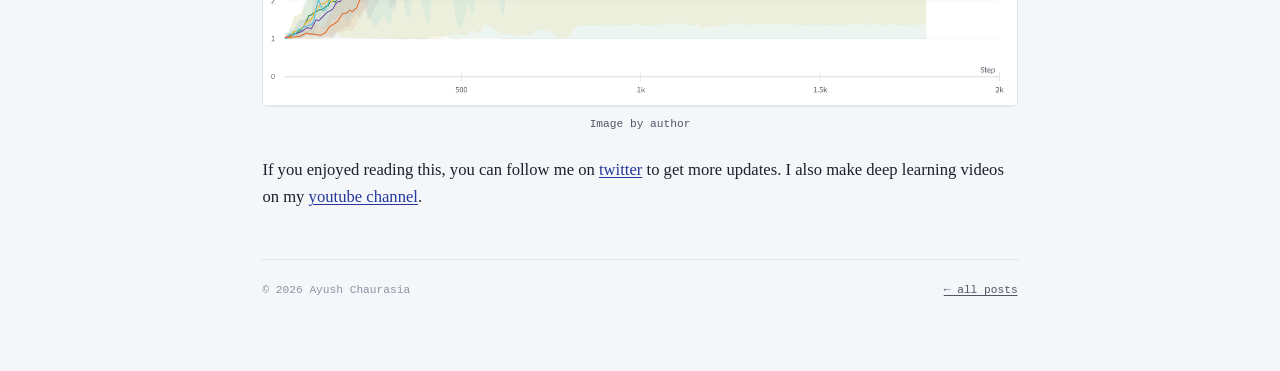
<file: blog/comparing-hyperparameter-tuning-methods/index.html>
<!doctype html>
<html lang="en">
<head>
  <meta charset="utf-8">
  <meta name="viewport" content="width=device-width, initial-scale=1">
  <title>Comparing Modern Scalable Hyperparameter Tuning Methods · Ayush Chaurasia</title>
  <meta name="description" content="Comparing Modern Scalable Hyperparameter Tuning Methods">
  <link rel="canonical" href="https://medium.com/data-science/comparing-modern-scalable-hyperparameter-tuning-methods-dfe9661e947f">
  <link rel="stylesheet" href="../../assets/style.css?v=12">
  <link rel="icon" href="data:image/svg+xml,<svg xmlns='http://www.w3.org/2000/svg' viewBox='0 0 28 28'><circle cx='14' cy='14' r='6.5' fill='none' stroke='%238a94a3' stroke-width='1.4' stroke-dasharray='2 2.4'/><circle cx='14' cy='14' r='11.5' fill='none' stroke='%238a94a3' stroke-width='1.4' stroke-dasharray='2 2.4'/><line x1='14' y1='14' x2='19.5' y2='10.5' stroke='%232b50d8' stroke-width='2.2' stroke-linecap='round'/><line x1='14' y1='14' x2='10' y2='4.5' stroke='%232b50d8' stroke-width='2.2' stroke-linecap='round'/><circle cx='14' cy='14' r='1.6' fill='%232b50d8'/></svg>">
</head>
<body>
<div class="page">

  <nav class="nav">
    <a class="brand" href="../../">Ayush Chaurasia</a>
    <a class="item" href="../../">Home</a>
    <a class="item" href="../../oss/">Open Source</a>
    <a class="item" href="../../publications/">Publications</a>
    <a class="item" href="../">Blog</a>
    <a class="item" href="../../tutorials/">Videos</a>
    <button class="theme-toggle" onclick="toggleTheme()" aria-label="Toggle color theme">◐</button>
  </nav>

  <header class="hero">
    <span class="eyebrow">Blog</span>
    <h1>Comparing Modern Scalable Hyperparameter Tuning Methods</h1>
    <div class="byline small-mono">Ayush Chaurasia · September 28, 2020</div>
  </header>

  <article class="post-body">
<figure><img src="img/01.jpg" alt="Source: pixabay" loading="lazy"><figcaption>Source: pixabay</figcaption></figure>
<p>In this post, we’ll compare the following hyper-parameter optimization methods.</p>
<ul><li>Random Search</li><li>Bayesian Search using HyperOpt</li><li>Bayesian Search combined with Asynchronous Hyperband</li><li>Population-Based Training</li></ul>
<h3>Experiment</h3>
<p>we’ll train a simple DCGAN on the MNIST dataset and optimize the model for maximizing the inception score.</p>
<p>We’ll use Ray Tune to perform these experiments and track the results on the W&amp;B dashboard.</p>
<p>I also did a video on my channel that goes in-depth in explaining this experiment -</p>
<p><a href="https://wandb.ai/wandb/DistHyperOpt/reports/Modern-Scalable-Hyperparameter-Tuning-Methods--VmlldzoyMTQxODM?accessToken=nsw4hlcncv7ucazd6z8zvm8amu7ltx6zkka5vsoikola3lm7m1m3zqi1r02u2hce">Link to the Live Dashboard</a></p>
<h3>The Search Space</h3>
<p>We’ll use the same search space for all the experiments in order to make the comparison fair.</p>
<pre><code>config = {
        &quot;netG_lr&quot;: lambda: np.random.uniform(1e-2, 1e-5),
        &quot;netD_lr&quot;: lambda: np.random.uniform(1e-2, 1e-5),
        &quot;beta1&quot;: [0.3,0.5,0.8]
}</code></pre>
<p>Let’s perform a random search across the search space to see how well it optimizes. This will also act as the baseline metric for our comparison. Our experimental setup has 2 GPUs and 4 CPUs. We’ll parallelize the operation across multiple GPUs. Ray Tune does this automatically for you if you specify the <code>resources_per_trail</code>.</p>
<pre><code>analysis = tune.run(
    dcgan_train,
    resources_per_trial={&#x27;gpu&#x27;: 1,&#x27;cpu&#x27;:2}, # Tune will use this information to parallelize the tuning operation
    num_samples=10,
    config=config
)</code></pre>
<p>Let’s see the results</p>
<figure><img src="img/02.png" alt="Image by author" loading="lazy"><figcaption>Image by author</figcaption></figure>
<h3>Inference</h3>
<p>As expected, we get varied results.</p>
<ul><li>Some of the models did optimize as the tuner got lucky and chose the right set of hyper-parameters</li><li>but some models’ inception score graph remained flat as they did not optimize due to bad hyper-parameter values.</li><li>Thus, when using a random search, you might end up reaching the optimal value but you definitely end up wasting a lot of resources on the runs that don’t add any value.</li></ul>
<p>The basic idea behind Bayesian Hyperparameter tuning is to not be completely random in your choice for hyper-parameters but instead use the information from the prior runs to choose the hyperparameters for the next run. Tune supports HyperOpt which implements Bayesian search algorithms. Here’s how you do it.</p>
<p>Here’s what results look like</p>
<figure><img src="img/03.png" alt="Image by author" loading="lazy"><figcaption>Image by author</figcaption></figure>
<h3>Inference</h3>
<ul><li>There are significant improvements compared to the previous run as there is only 1 flat curve.</li><li>This implies that the search algorithm chose the hyper-parameter values based on the results of previous runs.</li><li>On average, the runs performed better than random search</li><li>Resource wastage can be avoided by terminating the bad runs earlier.</li></ul>
<p>The idea Asynchronous Hyperband is to eliminate or terminate the runs that don’t perform well. It makes sense to combine this method with the Bayesian search to see if we can further reduce the wastage of resources on the runs that don’t optimize. We just need to make a small change in our code to accommodate Hyperband.</p>
<p>Let us now see how this performs</p>
<figure><img src="img/04.png" alt="Image by author" loading="lazy"><figcaption>Image by author</figcaption></figure>
<h3>Inference</h3>
<ul><li>Only 2 out of 20 runs were executed for defined epochs while others were terminated earlier.</li><li>The highest accuracy achieved was still slightly higher than the runs without the Hyperband scheduler.</li><li>Thus, by terminating bad runs early on in the training process, we have not only speeded up the tuning job but also saved compute resources.</li></ul>
<p>!<a href="img/05.png">Image source — [https://wandb.ai/wandb/DistHyperOpt/reports/Modern-Scalable-Hyperparameter-Tuning-Methods--VmlldzoyMTQxODM</a>](img/05.png)</p>
<p>The last tuning algorithm that we’ll cover is population-based training (PBT) introduced by Deepmind research. The basic idea behind the algorithm in layman terms:</p>
<ul><li>Run the optimization process for some samples for a given time step(or iterations) T.</li><li>After every T iterations, compare the runs and copy the weights of good performing runs to the bad performing runs and change their hyper-parameter values to be close to the values of the runs that performed well.</li><li>Terminate the worst-performing runs. Although the idea behind the algorithm seems simple, there is a lot of complex optimization math that goes into building this from scratch. Tune provides a scalable and easy-to-use implementation of the SOTA PBT algorithm</li></ul>
<p>Let us now look at the results.</p>
<figure><img src="img/06.png" alt="Image by author" loading="lazy"><figcaption>Image by author</figcaption></figure>
<h3>Inference</h3>
<p>The results look quite surprising. There are multiple factors that are unique about these results.</p>
<ul><li>Almost all the runs have reached the optimal point</li><li>The highest score( of 6.29) was achieved by one of the runs</li><li>The runs that started off as bad performers or outliers have also converged as the experiment proceeded.</li><li>There are no runs that have a flat inception score graph</li><li>Some bad performing runs were stopped in the middle of the process</li><li>Thus, no resource has been wasted on bad runs</li></ul>
<p>The answer is the hyper-parameter mutation done by the PBT scheduler. After every <code>T</code> time steps, the algorithm also mutates the values of hyper-parameters to maximize the desired metric. Here's how the parameters were mutated by the PBT scheduler for this experiment.</p>
<p>Let us now see how the hyper-parameters were adjusted by the PBT algorithm to maximize the inception score</p>
<figure><img src="img/07.png" alt="Image by author" loading="lazy"><figcaption>Image by author</figcaption></figure>
<figure><img src="img/08.png" alt="Image by author" loading="lazy"><figcaption>Image by author</figcaption></figure>
<ul><li>The hyper-parameter values are constantly adjusted throughout the experiment.</li><li>The runs that start off with a bad hyper-parameter value are soon updated.</li><li>PBT operates on explore and exploit methodology exploring the space for good parameter values and exploits by updating the bad runs.</li></ul>
<p>We’ll now reduce the number of runs to 5 in order to make things difficult for PBT. Let’s see how it performs under this restricted circumstance.</p>
<figure><img src="img/09.png" alt="Image by author" loading="lazy"><figcaption>Image by author</figcaption></figure>
<ul><li>Even after reducing the number of runs to 5, PBT optimizer still outperforms random search and bayesian optimization.</li><li>As expected, the bad performing runs were terminated early on in the training process</li></ul>
<p>Here’s how the final comparison of the average inception scores looks like. We’ve averaged across 5 run sets:</p>
<ul><li>Random Search — 10 Runs ( Job Type — mnist-random)</li><li>Bayesian Search — 10 Runs ( Job Type — mnist-hyperopt)</li><li>Bayesian Search with Hyperband — 20 Runs (Job Type- mnist-SHA2-hyperopt)</li><li>PBT scheduler — 10 Runs (Job Type — mnist-pbt2)</li><li>PBT scheduler — 5 Runs (Job Type — mnist-pbt3)</li></ul>
<figure><img src="img/10.png" alt="Image by author" loading="lazy"><figcaption>Image by author</figcaption></figure>
<p>If you enjoyed reading this, you can follow me on <a href="https://twitter.com/ayushex">twitter</a> to get more updates. I also make deep learning videos on my <a href="https://www.youtube.com/channel/UCgpckFNtZEOSjPFpQf-Kn8w">youtube channel</a>.</p>
  </article>

  <footer class="site">
    <span>© <span id="y"></span> Ayush Chaurasia</span>
    <span><a href="../">← all posts</a></span>
  </footer>

</div>
<script src="../../assets/site.js?v=12"></script>
<script>document.getElementById("y").textContent = new Date().getFullYear();</script>
</body>
</html>
</file>
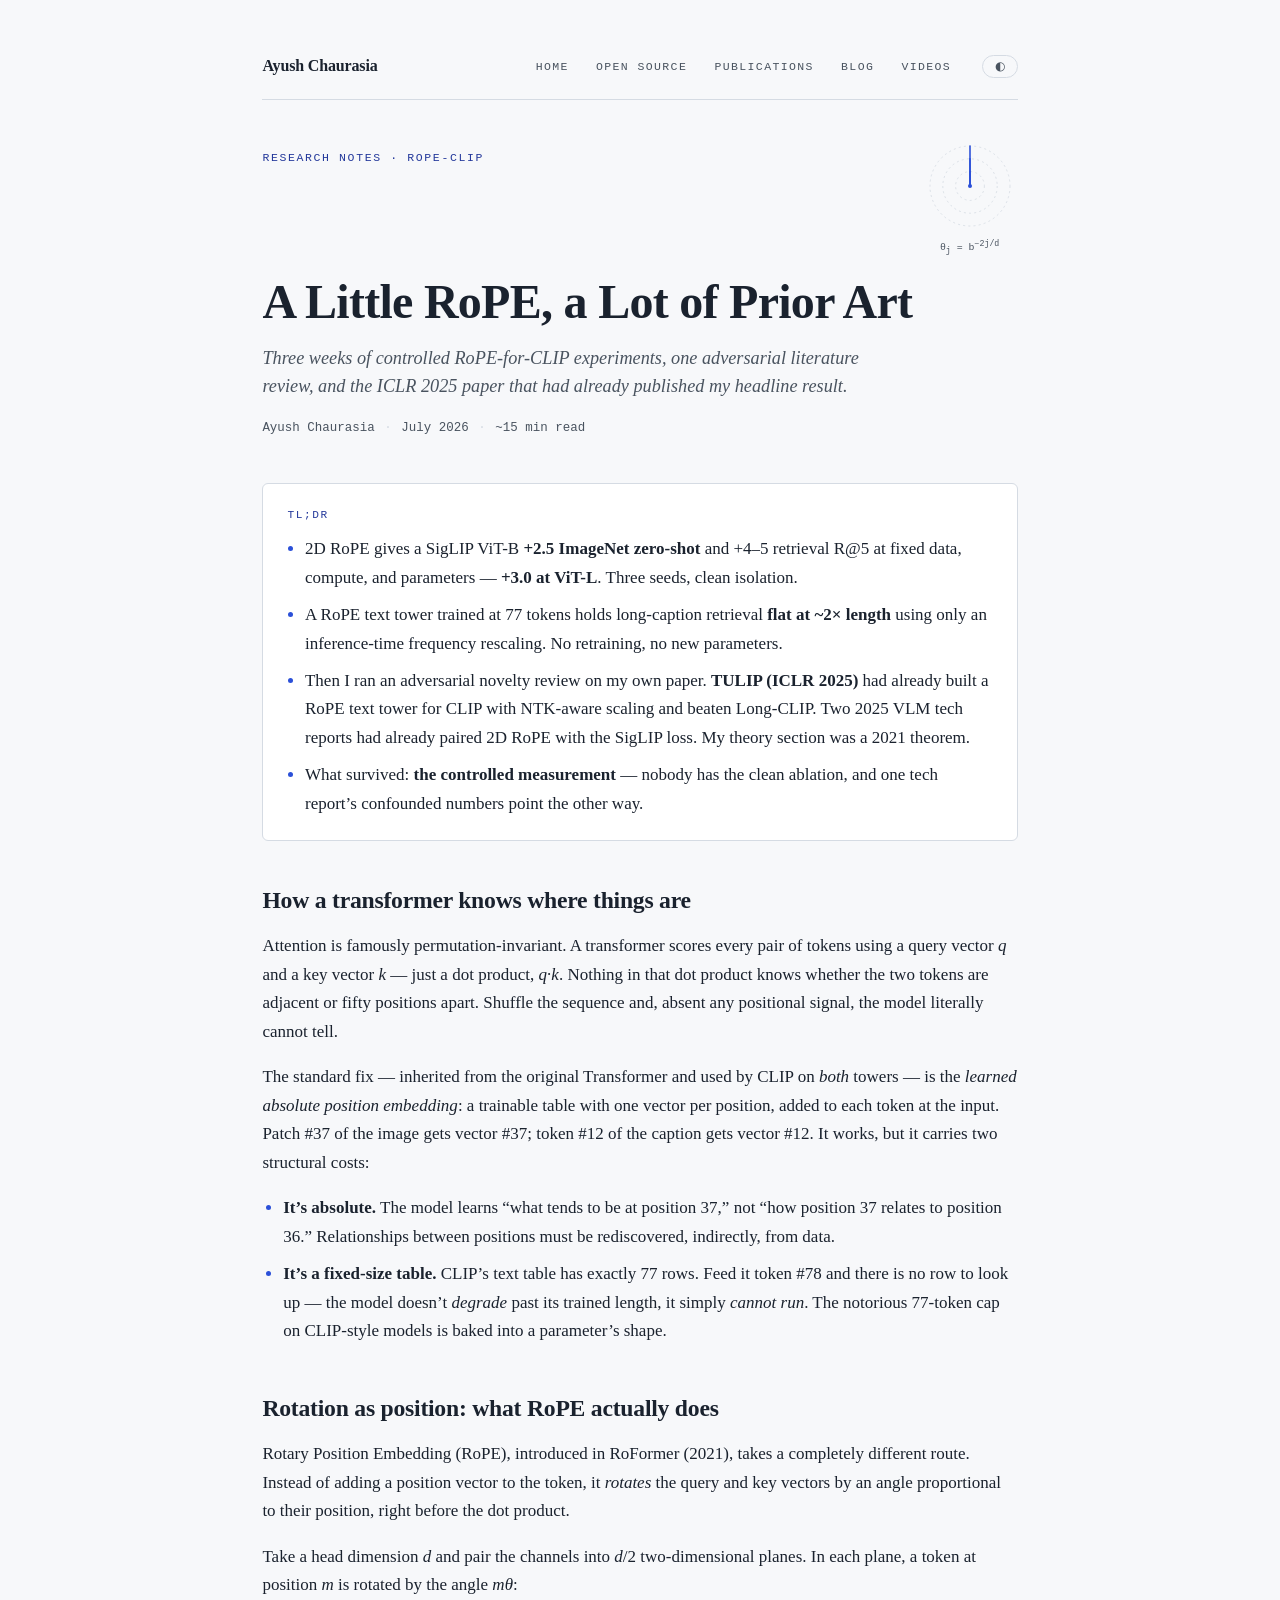
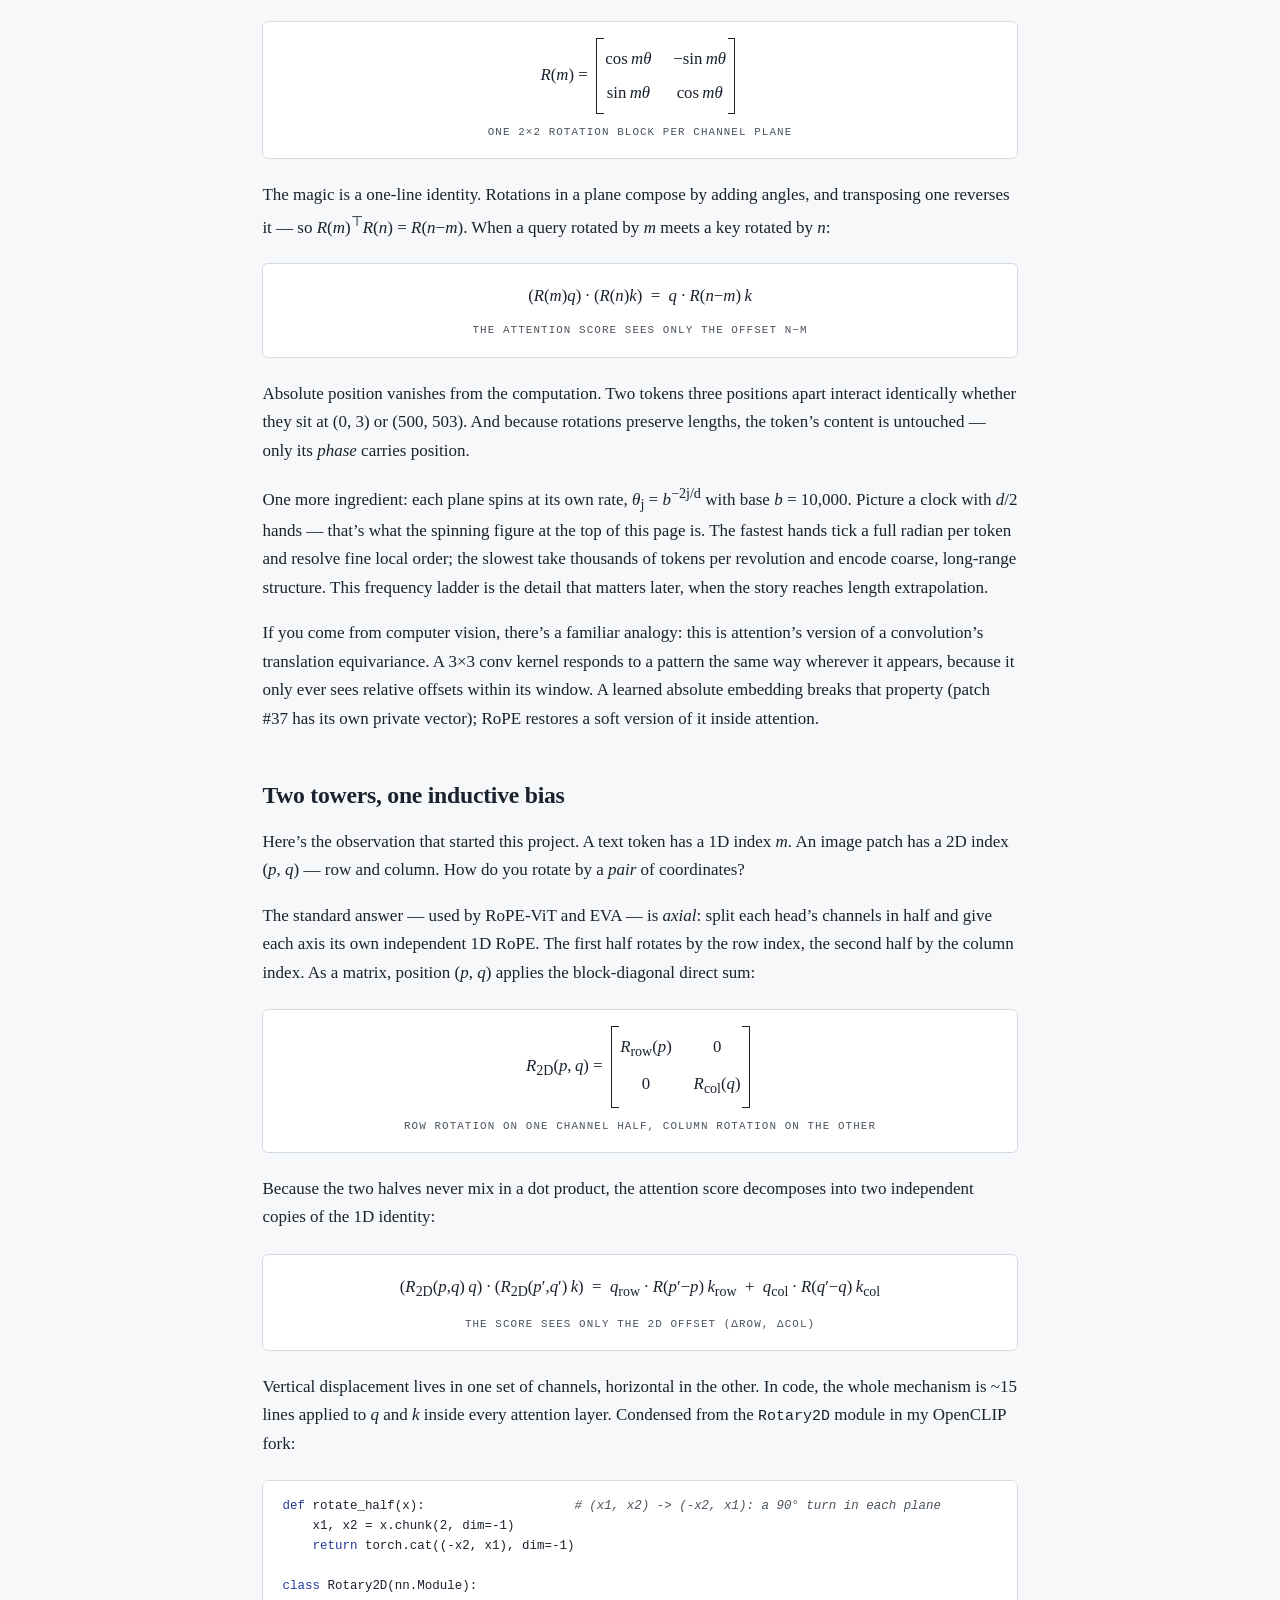
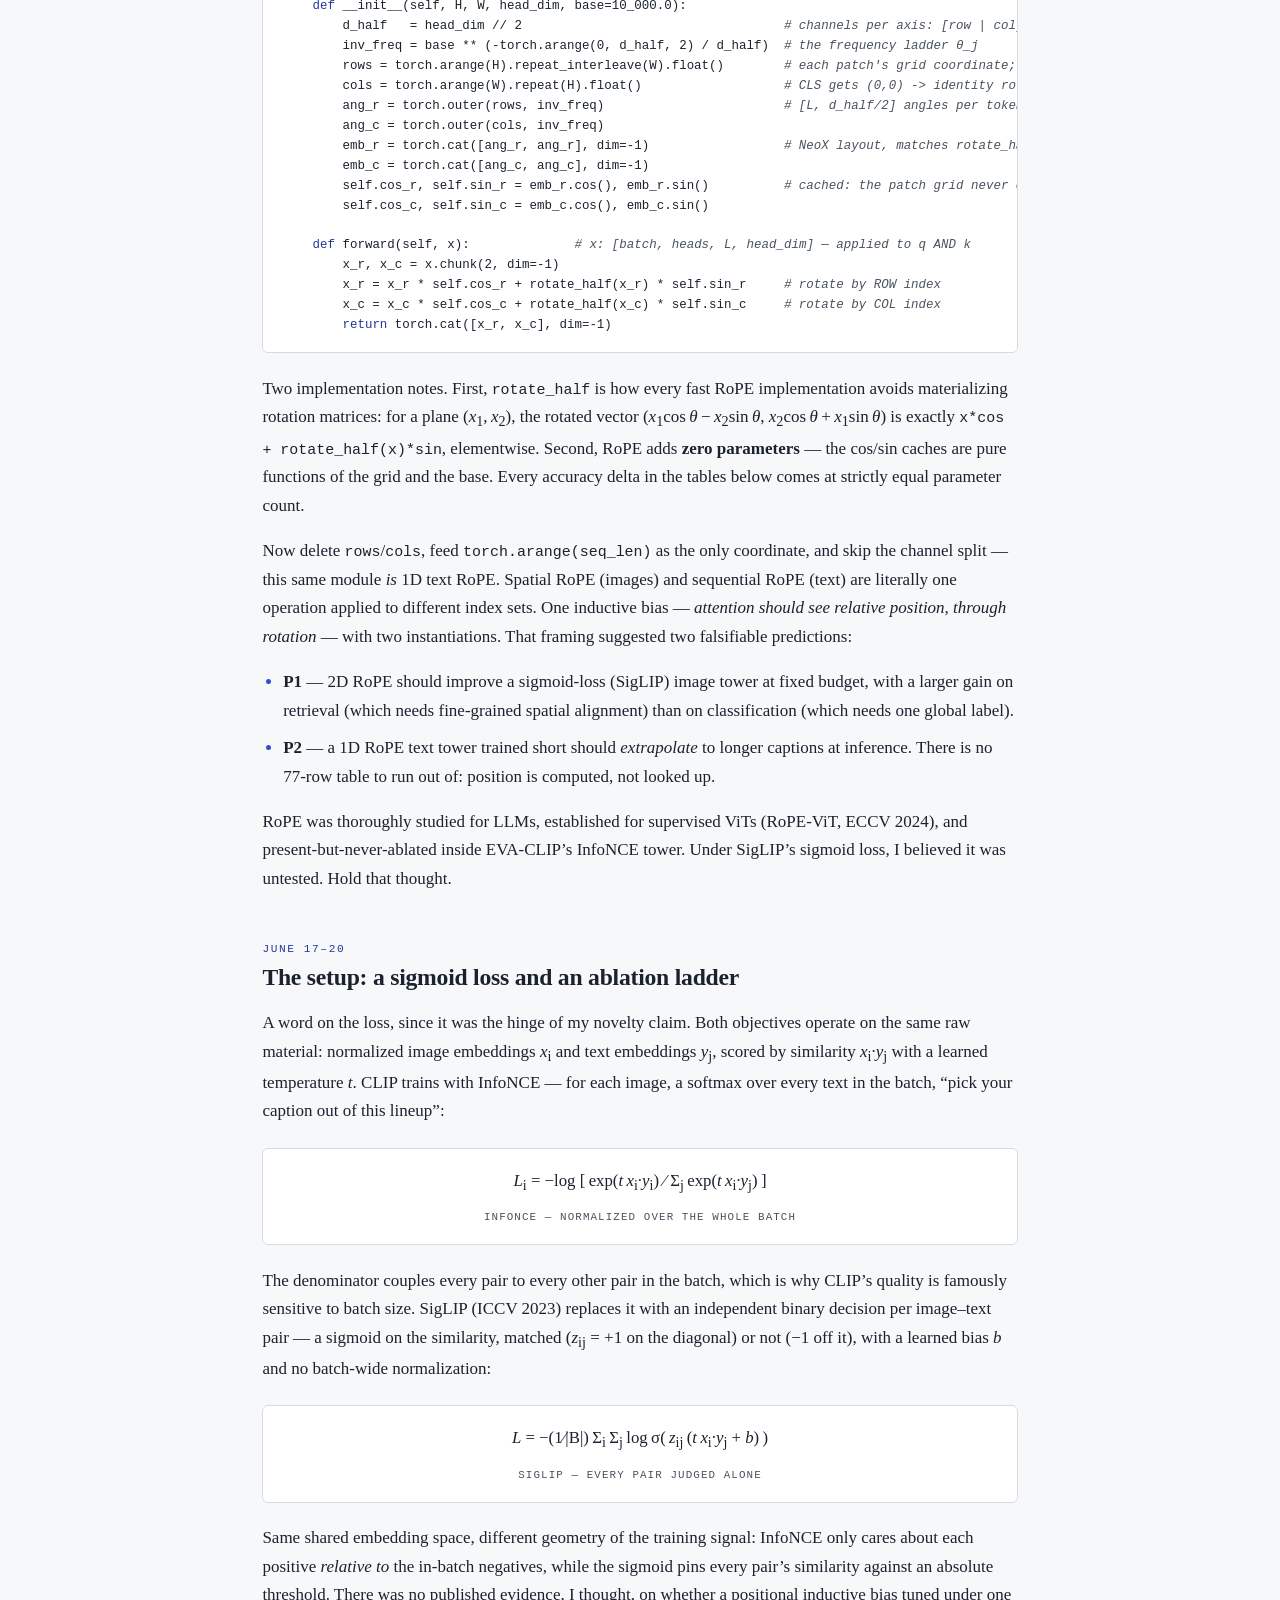
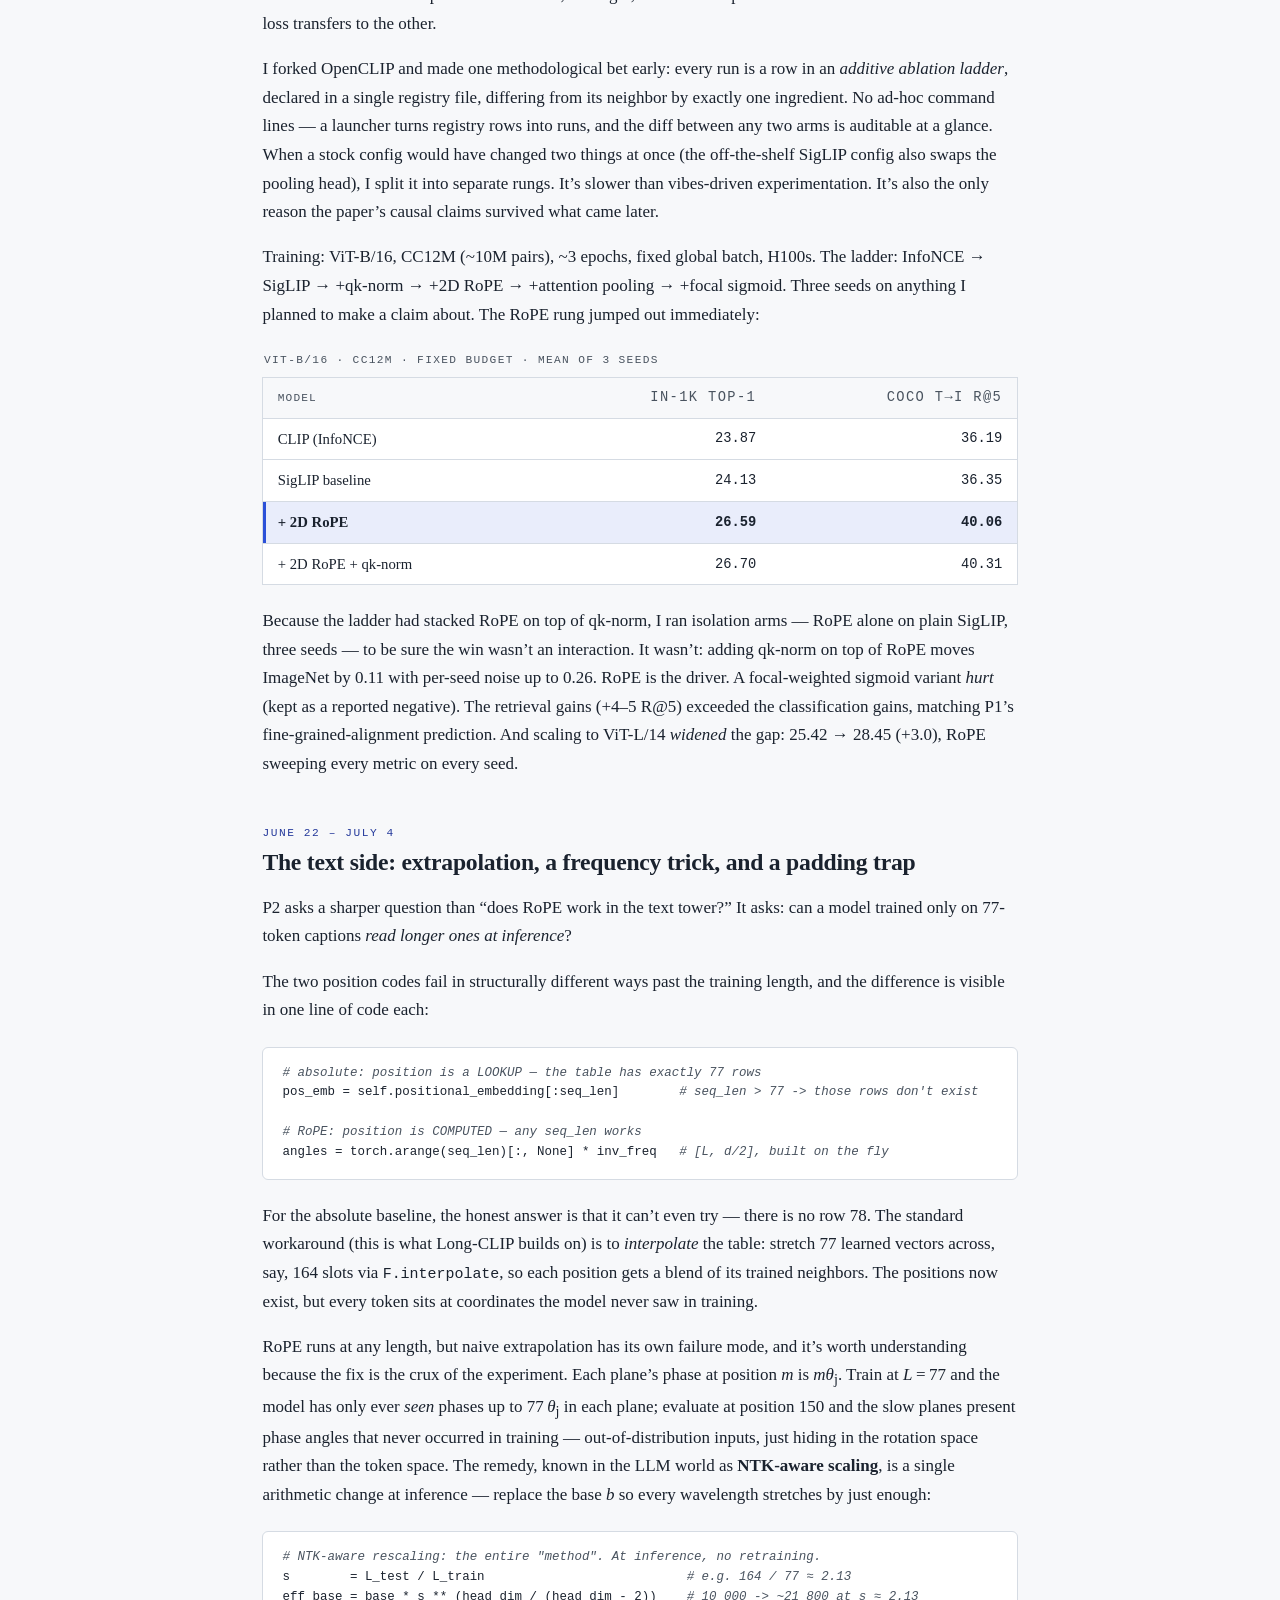
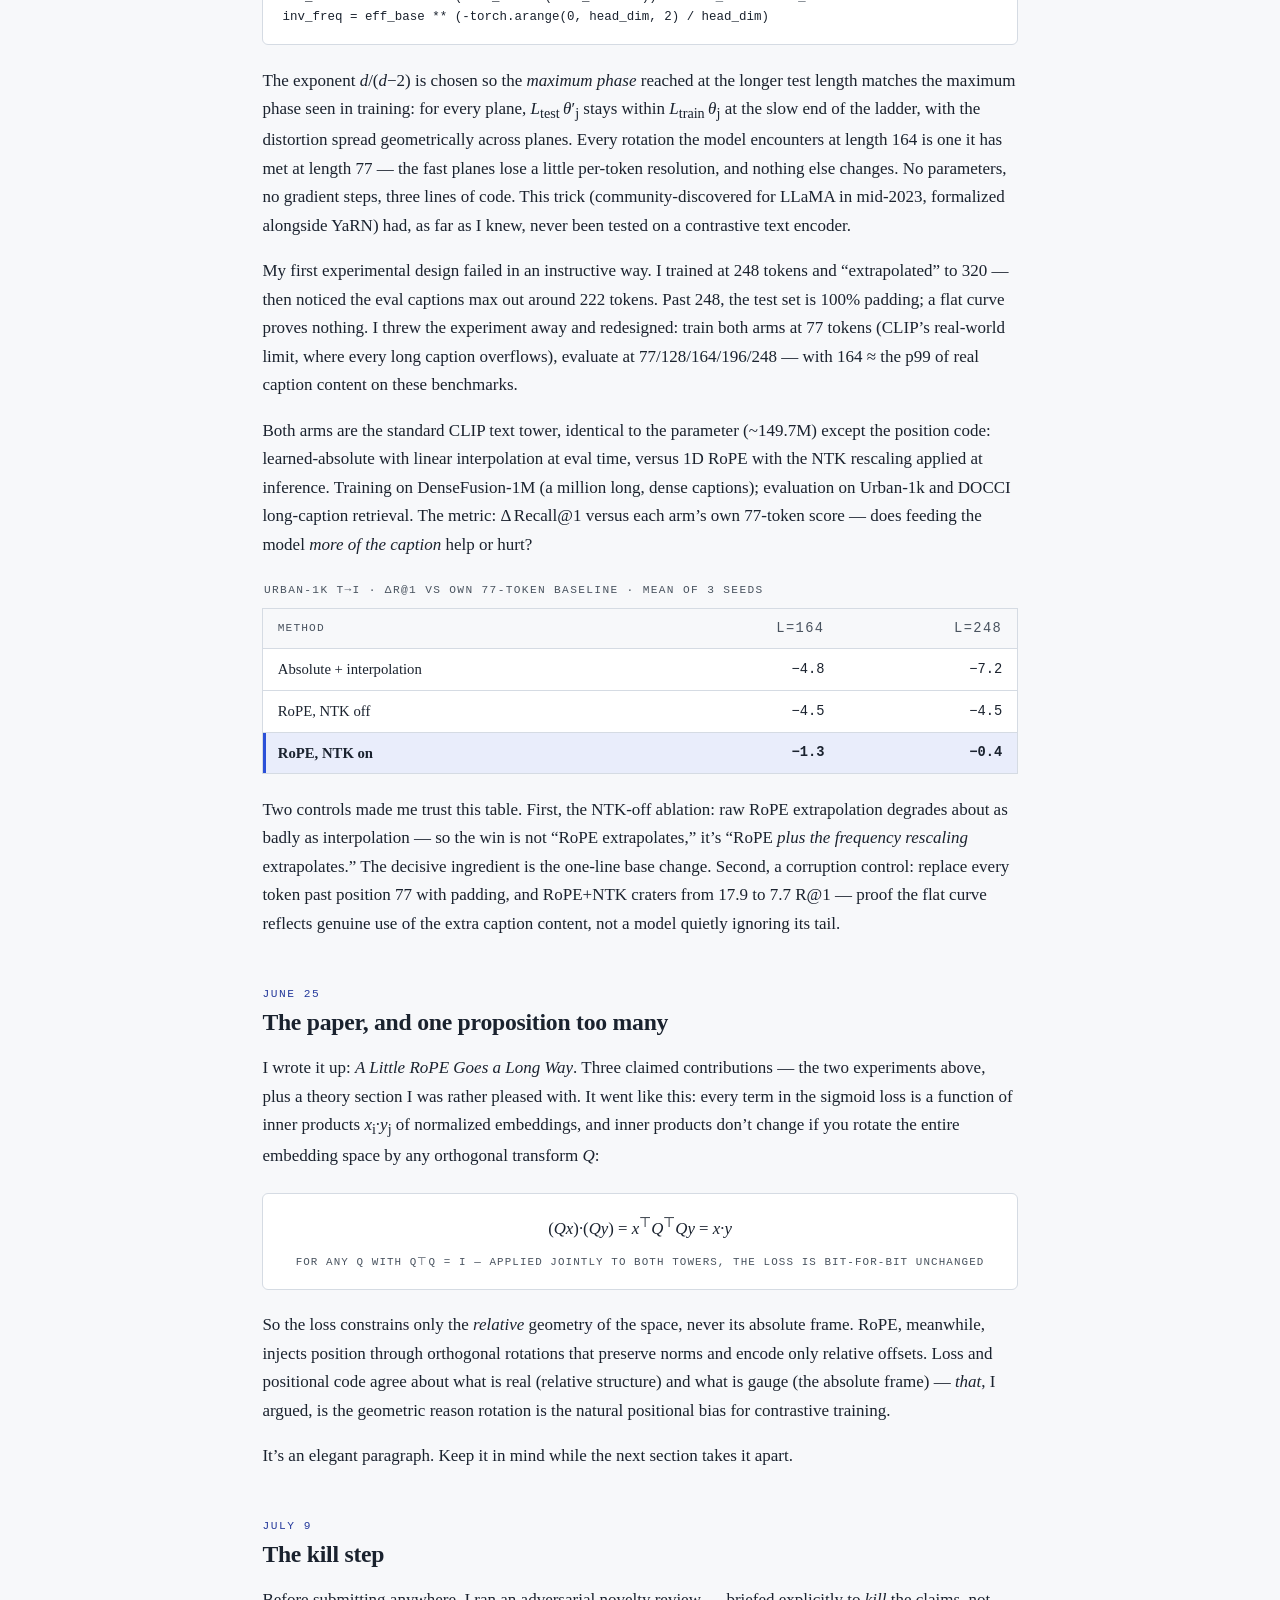
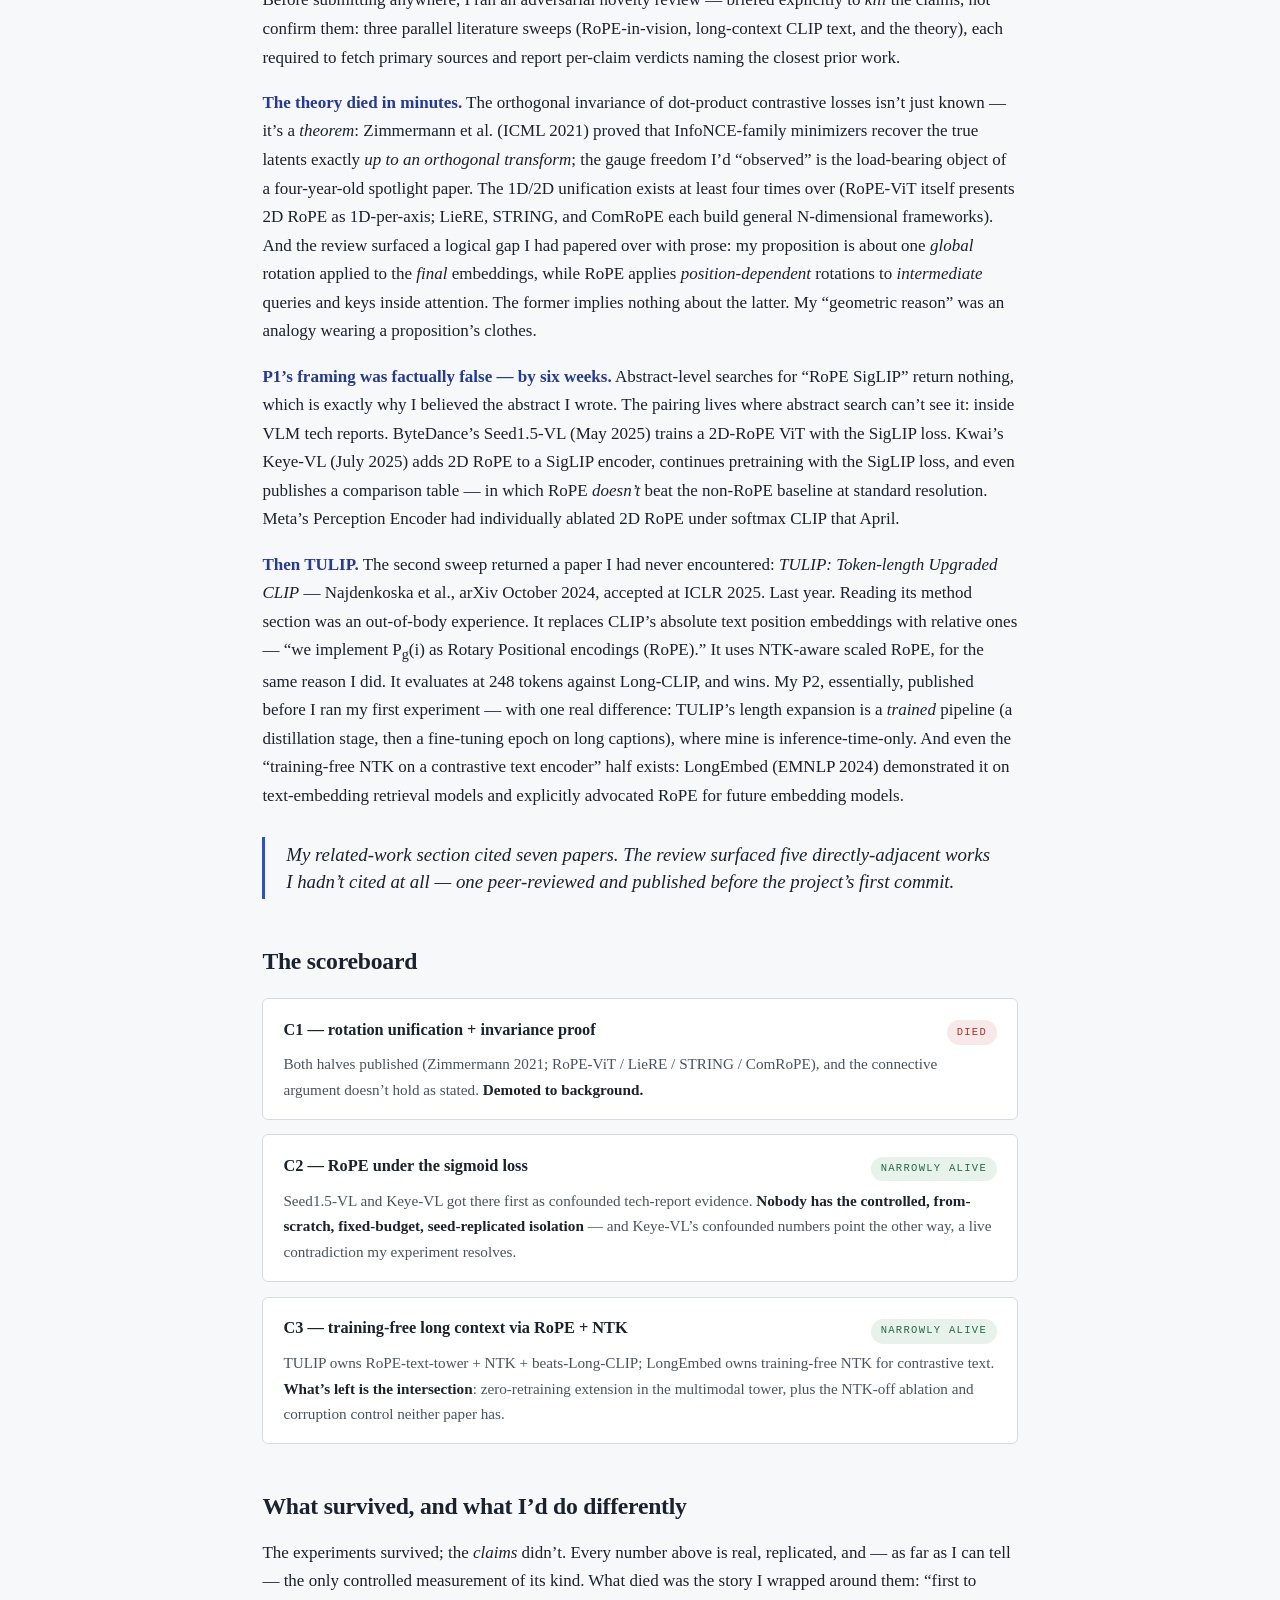
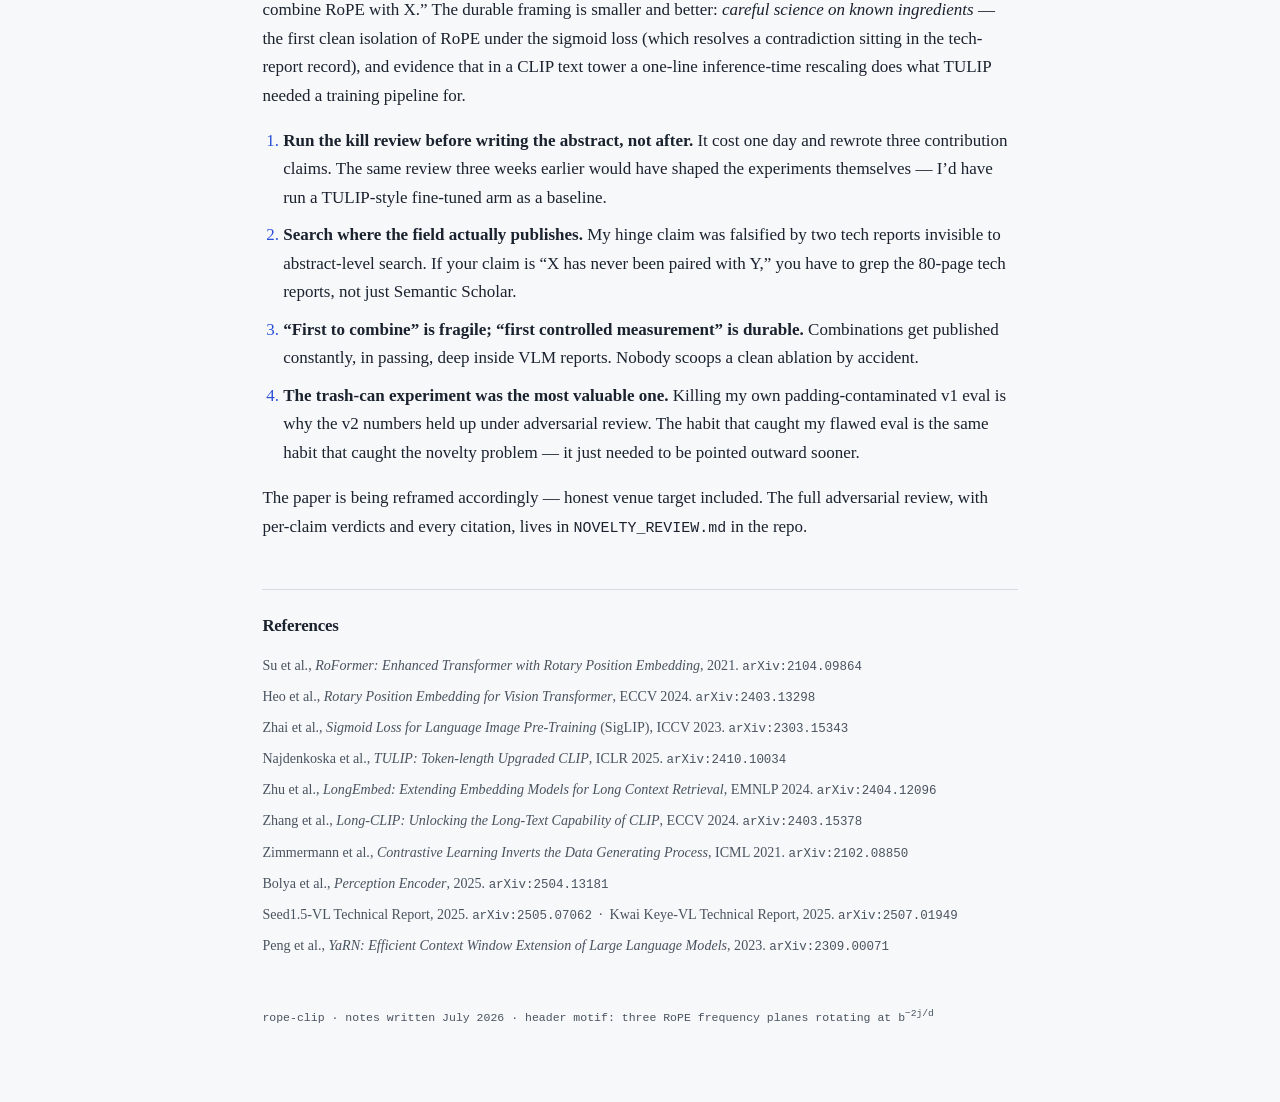
<file: blog/rope-prior-art/index.html>
<!doctype html>
<html lang="en">
<head>
  <meta charset="utf-8">
  <meta name="viewport" content="width=device-width, initial-scale=1">
  <title>A Little RoPE, a Lot of Prior Art · Ayush Chaurasia</title>
  <meta name="description" content="Controlled RoPE-for-CLIP experiments, an adversarial literature review, and the ICLR 2025 paper that got there first.">
  <link rel="stylesheet" href="../../assets/style.css?v=12">
  <link rel="icon" href="data:image/svg+xml,<svg xmlns='http://www.w3.org/2000/svg' viewBox='0 0 28 28'><circle cx='14' cy='14' r='6.5' fill='none' stroke='%238a94a3' stroke-width='1.4' stroke-dasharray='2 2.4'/><circle cx='14' cy='14' r='11.5' fill='none' stroke='%238a94a3' stroke-width='1.4' stroke-dasharray='2 2.4'/><line x1='14' y1='14' x2='19.5' y2='10.5' stroke='%232b50d8' stroke-width='2.2' stroke-linecap='round'/><line x1='14' y1='14' x2='10' y2='4.5' stroke='%232b50d8' stroke-width='2.2' stroke-linecap='round'/><circle cx='14' cy='14' r='1.6' fill='%232b50d8'/></svg>">
</head>
<body>
<style>
  :root {
    color-scheme: light dark;
    --ground: #f7f8fa;
    --card: #ffffff;
    --ink: #1a222e;
    --muted: #49535f;
    --line: #d5dbe3;
    --accent: #2b50d8;
    --accent-ink: #24399b;
    --accent-soft: #e9edfb;
    --dead: #a8352a;
    --dead-soft: #f7e9e7;
    --alive: #276b43;
    --alive-soft: #e6f2ea;
    --serif: "Iowan Old Style", "Palatino Linotype", Palatino, "Book Antiqua", Charter, Georgia, serif;
    --mono: ui-monospace, "SF Mono", "Cascadia Code", Menlo, Consolas, monospace;
  }
  @media (prefers-color-scheme: dark) {
    :root {
      color-scheme: dark;
      --ground: #131820;
      --card: #1b212b;
      --ink: #e6eaf1;
      --muted: #a5aeba;
      --line: #303947;
      --accent: #8ea5f7;
      --accent-ink: #aebff9;
      --accent-soft: #253052;
      --dead: #e58275;
      --dead-soft: #3d2823;
      --alive: #7cc697;
      --alive-soft: #21382b;
    }
  }
  :root[data-theme="light"] {
    color-scheme: light;
    --ground: #f7f8fa; --card: #ffffff; --ink: #1a222e; --muted: #49535f;
    --line: #d5dbe3; --accent: #2b50d8; --accent-ink: #24399b; --accent-soft: #e9edfb;
    --dead: #a8352a; --dead-soft: #f7e9e7; --alive: #276b43; --alive-soft: #e6f2ea;
  }
  :root[data-theme="dark"] {
    color-scheme: dark;
    --ground: #131820; --card: #1b212b; --ink: #e6eaf1; --muted: #a5aeba;
    --line: #303947; --accent: #8ea5f7; --accent-ink: #aebff9; --accent-soft: #253052;
    --dead: #e58275; --dead-soft: #3d2823; --alive: #7cc697; --alive-soft: #21382b;
  }

  html, body { background: var(--ground); }
  body {
    font-family: var(--serif);
    color: var(--ink);
    line-height: 1.68;
    font-size: 1.0625rem;
    margin: 0;
    -webkit-font-smoothing: antialiased;
  }
  .page { max-width: 50rem; margin: 0 auto; padding: 3.25rem 1.4rem 5rem; }

  a { color: var(--accent-ink); text-decoration-thickness: 1px; text-underline-offset: 2px; }
  a:focus-visible { outline: 2px solid var(--accent); outline-offset: 3px; border-radius: 2px; }
  code { font-family: var(--mono); font-size: 0.88em; }

  /* ---------- header ---------- */
  header { display: flex; flex-direction: column; gap: 1.1rem; margin-bottom: 2.8rem; }
  .masthead { display: flex; align-items: flex-start; justify-content: space-between; gap: 1rem; }
  .eyebrow {
    font-family: var(--mono); font-size: 0.72rem; letter-spacing: 0.14em;
    text-transform: uppercase; color: var(--accent-ink); padding-top: 0.6rem;
  }
  h1 {
    font-size: clamp(2.05rem, 5.5vw, 3rem);
    line-height: 1.08; margin: 0; font-weight: 700; letter-spacing: -0.015em;
    color: var(--ink); text-wrap: balance;
  }
  .dek {
    font-size: 1.14rem; line-height: 1.5; color: var(--muted);
    font-style: italic; margin: 0; max-width: 38rem; text-wrap: balance;
  }
  .byline {
    font-family: var(--mono); font-size: 0.78rem; color: var(--muted);
    display: flex; gap: 0.6rem; flex-wrap: wrap; align-items: baseline;
  }
  .byline span::after { content: "·"; margin-left: 0.6rem; color: var(--line); }
  .byline span:last-child::after { content: ""; }

  /* rotating phase planes — RoPE's frequency ladder */
  .phases { flex: none; margin: 0; }
  .phases svg { display: block; }
  .phases circle { fill: none; stroke: var(--line); stroke-dasharray: 2.5 4; }
  .phases line { stroke: var(--accent); stroke-width: 2; stroke-linecap: round; }
  .phases .hub { fill: var(--accent); stroke: none; }
  .spin1, .spin2, .spin3 { transform-origin: 60px 60px; }
  .spin1 { animation: rot 9s linear infinite; }
  .spin2 { animation: rot 27s linear infinite; }
  .spin3 { animation: rot 81s linear infinite; }
  @keyframes rot { to { transform: rotate(360deg); } }
  @media (prefers-reduced-motion: reduce) {
    .spin1, .spin2, .spin3 { animation: none; }
    .spin1 { transform: rotate(64deg); } .spin2 { transform: rotate(200deg); } .spin3 { transform: rotate(310deg); }
  }
  .phases figcaption {
    font-family: var(--mono); font-size: 0.62rem; color: var(--muted);
    text-align: center; margin-top: 0.2rem;
  }

  /* ---------- tl;dr ---------- */
  .tldr {
    background: var(--card); border: 1px solid var(--line); border-radius: 6px;
    padding: 1.35rem 1.5rem; margin: 0 0 2.8rem;
  }
  .tldr .label {
    font-family: var(--mono); font-size: 0.7rem; letter-spacing: 0.14em;
    text-transform: uppercase; color: var(--accent-ink); display: block; margin-bottom: 0.65rem;
  }
  .tldr ul { margin: 0; padding-left: 1.1rem; display: flex; flex-direction: column; gap: 0.55rem; }
  .tldr li::marker { color: var(--accent); }

  /* ---------- sections ---------- */
  section { margin-bottom: 3rem; }
  h2 {
    font-size: 1.48rem; line-height: 1.25; letter-spacing: -0.01em;
    margin: 0 0 1.05rem; color: var(--ink); text-wrap: balance;
  }
  h2 .when {
    display: block; font-family: var(--mono); font-size: 0.7rem; font-weight: 400;
    letter-spacing: 0.14em; text-transform: uppercase; color: var(--accent-ink); margin-bottom: 0.45rem;
  }
  p { margin: 0 0 1.05rem; }
  p:last-child { margin-bottom: 0; }
  .kicker { color: var(--accent-ink); font-weight: 700; }

  ul.prose, ol.prose { margin: 0 0 1.05rem; padding-left: 1.3rem; display: flex; flex-direction: column; gap: 0.55rem; }
  ol.prose li::marker, ul.prose li::marker { color: var(--accent); }

  /* ---------- math ---------- */
  .math {
    margin: 1.35rem 0; padding: 1rem 1.2rem;
    background: var(--card); border: 1px solid var(--line); border-radius: 6px;
    text-align: center; overflow-x: auto;
    font-size: 1.05rem; line-height: 1.9;
  }
  .math .note {
    display: block; font-family: var(--mono); font-size: 0.68rem; font-style: normal;
    letter-spacing: 0.1em; text-transform: uppercase; color: var(--muted); margin-top: 0.5rem;
  }
  var { font-style: italic; font-family: var(--serif); }
  .mtx {
    display: inline-grid; grid-template-columns: auto auto;
    column-gap: 1.3em; row-gap: 0.1em;
    padding: 0.3em 0.55em; margin: 0 0.25em;
    position: relative; vertical-align: middle;
    font-variant-numeric: tabular-nums; white-space: nowrap;
  }
  .mtx::before, .mtx::after {
    content: ""; position: absolute; top: 0; bottom: 0; width: 0.4em;
    border: 1.5px solid var(--ink);
  }
  .mtx::before { left: 0; border-right: none; }
  .mtx::after { right: 0; border-left: none; }
  .mtx span { text-align: center; }

  /* ---------- code ---------- */
  pre {
    font-family: var(--mono); font-size: 0.78rem; line-height: 1.6;
    background: var(--card); border: 1px solid var(--line); border-radius: 6px;
    padding: 1rem 1.2rem; overflow-x: auto; margin: 1.35rem 0;
    color: var(--ink); tab-size: 4;
  }
  pre .cm { color: var(--muted); font-style: italic; }
  pre .kw { color: var(--accent-ink); }

  /* ---------- tables ---------- */
  .tablewrap { overflow-x: auto; margin: 1.35rem 0; }
  table {
    border-collapse: collapse; width: 100%; min-width: 25rem;
    font-size: 0.92rem; background: var(--card);
    border: 1px solid var(--line);
  }
  caption {
    caption-side: top; text-align: left; font-family: var(--mono);
    font-size: 0.7rem; letter-spacing: 0.12em; text-transform: uppercase;
    color: var(--muted); padding: 0 0 0.5rem 0.1rem;
  }
  th, td { padding: 0.5rem 0.9rem; text-align: left; border-bottom: 1px solid var(--line); color: var(--ink); }
  thead th {
    font-family: var(--mono); font-size: 0.7rem; letter-spacing: 0.1em;
    text-transform: uppercase; font-weight: 500; color: var(--muted); background: var(--ground);
  }
  tbody tr:last-child td { border-bottom: none; }
  td.num, th.num { text-align: right; font-family: var(--mono); font-size: 0.86rem; font-variant-numeric: tabular-nums; }
  tr.hit td { background: var(--accent-soft); font-weight: 700; }
  tr.hit td:first-child { box-shadow: inset 3px 0 0 var(--accent); }

  /* ---------- pull quote ---------- */
  blockquote {
    margin: 1.7rem 0; padding: 0.2rem 0 0.2rem 1.3rem;
    border-left: 3px solid var(--accent);
    font-size: 1.18rem; line-height: 1.45; font-style: italic; color: var(--ink);
    text-wrap: balance;
  }

  /* ---------- scoreboard ---------- */
  .board { display: flex; flex-direction: column; gap: 0.9rem; margin: 1.35rem 0; }
  .claim {
    background: var(--card); border: 1px solid var(--line); border-radius: 6px;
    padding: 1.05rem 1.25rem;
  }
  .claim .top { display: flex; align-items: baseline; justify-content: space-between; gap: 1rem; flex-wrap: wrap; margin-bottom: 0.4rem; }
  .claim h3 { margin: 0; font-size: 1.02rem; color: var(--ink); }
  .chip {
    font-family: var(--mono); font-size: 0.66rem; letter-spacing: 0.12em;
    text-transform: uppercase; padding: 0.22rem 0.6rem; border-radius: 999px; white-space: nowrap;
  }
  .chip.dead { color: var(--dead); background: var(--dead-soft); }
  .chip.alive { color: var(--alive); background: var(--alive-soft); }
  .claim p { font-size: 0.95rem; color: var(--muted); margin: 0; }
  .claim p strong { color: var(--ink); }

  /* ---------- references ---------- */
  .refs { border-top: 1px solid var(--line); padding-top: 1.6rem; }
  .refs h2 { font-size: 1.05rem; }
  .refs ul { list-style: none; margin: 0; padding: 0; display: flex; flex-direction: column; gap: 0.45rem; }
  .refs li { font-size: 0.88rem; color: var(--muted); }
  .refs .id { font-family: var(--mono); font-size: 0.78rem; }

  footer { margin-top: 3rem; font-family: var(--mono); font-size: 0.72rem; color: var(--muted); }
</style>

<div class="page">
  <nav class="nav">
    <a class="brand" href="../../">Ayush Chaurasia</a>
    <a class="item" href="../../">Home</a>
    <a class="item" href="../../oss/">Open Source</a>
    <a class="item" href="../../publications/">Publications</a>
    <a class="item" href="../">Blog</a>
    <a class="item" href="../../tutorials/">Videos</a>
    <button class="theme-toggle" onclick="toggleTheme()" aria-label="Toggle color theme">&#9680; theme</button>
  </nav>
  <header>
    <div class="masthead">
      <div class="eyebrow">Research notes · rope-clip</div>
      <figure class="phases" aria-hidden="true">
        <svg width="96" height="96" viewBox="0 0 120 120">
          <circle cx="60" cy="60" r="18"></circle>
          <circle cx="60" cy="60" r="34"></circle>
          <circle cx="60" cy="60" r="50"></circle>
          <g class="spin1"><line x1="60" y1="60" x2="60" y2="42"></line></g>
          <g class="spin2"><line x1="60" y1="60" x2="60" y2="26"></line></g>
          <g class="spin3"><line x1="60" y1="60" x2="60" y2="10"></line></g>
          <circle class="hub" cx="60" cy="60" r="2.5"></circle>
        </svg>
        <figcaption>&theta;<sub>j</sub> = b<sup>&minus;2j/d</sup></figcaption>
      </figure>
    </div>
    <h1>A Little RoPE, a&nbsp;Lot of Prior&nbsp;Art</h1>
    <p class="dek">Three weeks of controlled RoPE-for-CLIP experiments, one adversarial literature review, and the ICLR&nbsp;2025 paper that had already published my headline result.</p>
    <div class="byline"><span>Ayush Chaurasia</span><span>July 2026</span><span>~15 min read</span></div>
  </header>

  <div class="tldr">
    <span class="label">TL;DR</span>
    <ul>
      <li>2D RoPE gives a SigLIP ViT-B <strong>+2.5 ImageNet zero-shot</strong> and +4&ndash;5 retrieval R@5 at fixed data, compute, and parameters &mdash; <strong>+3.0 at ViT-L</strong>. Three seeds, clean isolation.</li>
      <li>A RoPE text tower trained at 77 tokens holds long-caption retrieval <strong>flat at ~2&times; length</strong> using only an inference-time frequency rescaling. No retraining, no new parameters.</li>
      <li>Then I ran an adversarial novelty review on my own paper. <strong>TULIP (ICLR&nbsp;2025)</strong> had already built a RoPE text tower for CLIP with NTK-aware scaling and beaten Long-CLIP. Two 2025 VLM tech reports had already paired 2D RoPE with the SigLIP loss. My theory section was a 2021 theorem.</li>
      <li>What survived: <strong>the controlled measurement</strong> &mdash; nobody has the clean ablation, and one tech report&rsquo;s confounded numbers point the other way.</li>
    </ul>
  </div>

  <section>
    <h2>How a transformer knows where things are</h2>
    <p>Attention is famously permutation-invariant. A transformer scores every pair of tokens using a query vector <var>q</var> and a key vector <var>k</var> &mdash; just a dot product, <var>q</var>&middot;<var>k</var>. Nothing in that dot product knows whether the two tokens are adjacent or fifty positions apart. Shuffle the sequence and, absent any positional signal, the model literally cannot tell.</p>
    <p>The standard fix &mdash; inherited from the original Transformer and used by CLIP on <em>both</em> towers &mdash; is the <em>learned absolute position embedding</em>: a trainable table with one vector per position, added to each token at the input. Patch #37 of the image gets vector #37; token #12 of the caption gets vector #12. It works, but it carries two structural costs:</p>
    <ul class="prose">
      <li><strong>It&rsquo;s absolute.</strong> The model learns &ldquo;what tends to be at position 37,&rdquo; not &ldquo;how position 37 relates to position 36.&rdquo; Relationships between positions must be rediscovered, indirectly, from data.</li>
      <li><strong>It&rsquo;s a fixed-size table.</strong> CLIP&rsquo;s text table has exactly 77 rows. Feed it token #78 and there is no row to look up &mdash; the model doesn&rsquo;t <em>degrade</em> past its trained length, it simply <em>cannot run</em>. The notorious 77-token cap on CLIP-style models is baked into a parameter&rsquo;s shape.</li>
    </ul>
  </section>

  <section>
    <h2>Rotation as position: what RoPE actually does</h2>
    <p>Rotary Position Embedding (RoPE), introduced in RoFormer (2021), takes a completely different route. Instead of adding a position vector to the token, it <em>rotates</em> the query and key vectors by an angle proportional to their position, right before the dot product.</p>
    <p>Take a head dimension <var>d</var> and pair the channels into <var>d</var>/2 two-dimensional planes. In each plane, a token at position <var>m</var> is rotated by the angle <var>m</var><var>&theta;</var>:</p>
    <div class="math">
      <var>R</var>(<var>m</var>) =
      <span class="mtx">
        <span>cos&thinsp;<var>m&theta;</var></span><span>&minus;sin&thinsp;<var>m&theta;</var></span>
        <span>sin&thinsp;<var>m&theta;</var></span><span>cos&thinsp;<var>m&theta;</var></span>
      </span>
      <span class="note">one 2&times;2 rotation block per channel plane</span>
    </div>
    <p>The magic is a one-line identity. Rotations in a plane compose by adding angles, and transposing one reverses it &mdash; so <var>R</var>(<var>m</var>)<sup>&#8868;</sup><var>R</var>(<var>n</var>) = <var>R</var>(<var>n</var>&minus;<var>m</var>). When a query rotated by <var>m</var> meets a key rotated by <var>n</var>:</p>
    <div class="math">
      (<var>R</var>(<var>m</var>)<var>q</var>) &middot; (<var>R</var>(<var>n</var>)<var>k</var>) &nbsp;=&nbsp; <var>q</var> &middot; <var>R</var>(<var>n</var>&minus;<var>m</var>)&thinsp;<var>k</var>
      <span class="note">the attention score sees only the offset n&minus;m</span>
    </div>
    <p>Absolute position vanishes from the computation. Two tokens three positions apart interact identically whether they sit at (0,&nbsp;3) or (500,&nbsp;503). And because rotations preserve lengths, the token&rsquo;s content is untouched &mdash; only its <em>phase</em> carries position.</p>
    <p>One more ingredient: each plane spins at its own rate, <var>&theta;</var><sub>j</sub> = <var>b</var><sup>&minus;2j/d</sup> with base <var>b</var> = 10,000. Picture a clock with <var>d</var>/2 hands &mdash; that&rsquo;s what the spinning figure at the top of this page is. The fastest hands tick a full radian per token and resolve fine local order; the slowest take thousands of tokens per revolution and encode coarse, long-range structure. This frequency ladder is the detail that matters later, when the story reaches length extrapolation.</p>
    <p>If you come from computer vision, there&rsquo;s a familiar analogy: this is attention&rsquo;s version of a convolution&rsquo;s translation equivariance. A 3&times;3 conv kernel responds to a pattern the same way wherever it appears, because it only ever sees relative offsets within its window. A learned absolute embedding breaks that property (patch #37 has its own private vector); RoPE restores a soft version of it inside attention.</p>
  </section>

  <section>
    <h2>Two towers, one inductive bias</h2>
    <p>Here&rsquo;s the observation that started this project. A text token has a 1D index <var>m</var>. An image patch has a 2D index (<var>p</var>,&nbsp;<var>q</var>) &mdash; row and column. How do you rotate by a <em>pair</em> of coordinates?</p>
    <p>The standard answer &mdash; used by RoPE-ViT and EVA &mdash; is <em>axial</em>: split each head&rsquo;s channels in half and give each axis its own independent 1D RoPE. The first half rotates by the row index, the second half by the column index. As a matrix, position (<var>p</var>,&nbsp;<var>q</var>) applies the block-diagonal direct sum:</p>
    <div class="math">
      <var>R</var><sub>2D</sub>(<var>p</var>,&thinsp;<var>q</var>) =
      <span class="mtx">
        <span><var>R</var><sub>row</sub>(<var>p</var>)</span><span>0</span>
        <span>0</span><span><var>R</var><sub>col</sub>(<var>q</var>)</span>
      </span>
      <span class="note">row rotation on one channel half, column rotation on the other</span>
    </div>
    <p>Because the two halves never mix in a dot product, the attention score decomposes into two independent copies of the 1D identity:</p>
    <div class="math">
      (<var>R</var><sub>2D</sub>(<var>p</var>,<var>q</var>)&thinsp;<var>q</var>) &middot; (<var>R</var><sub>2D</sub>(<var>p</var>&prime;,<var>q</var>&prime;)&thinsp;<var>k</var>) &nbsp;=&nbsp; <var>q</var><sub>row</sub> &middot; <var>R</var>(<var>p</var>&prime;&minus;<var>p</var>)&thinsp;<var>k</var><sub>row</sub> &nbsp;+&nbsp; <var>q</var><sub>col</sub> &middot; <var>R</var>(<var>q</var>&prime;&minus;<var>q</var>)&thinsp;<var>k</var><sub>col</sub>
      <span class="note">the score sees only the 2D offset (&Delta;row, &Delta;col)</span>
    </div>
    <p>Vertical displacement lives in one set of channels, horizontal in the other. In code, the whole mechanism is ~15 lines applied to <var>q</var> and <var>k</var> inside every attention layer. Condensed from the <code>Rotary2D</code> module in my OpenCLIP fork:</p>
<pre>
<span class="kw">def</span> rotate_half(x):                    <span class="cm"># (x1, x2) -> (-x2, x1): a 90&deg; turn in each plane</span>
    x1, x2 = x.chunk(2, dim=-1)
    <span class="kw">return</span> torch.cat((-x2, x1), dim=-1)

<span class="kw">class</span> Rotary2D(nn.Module):
    <span class="kw">def</span> __init__(self, H, W, head_dim, base=10_000.0):
        d_half   = head_dim // 2                                   <span class="cm"># channels per axis: [row | col]</span>
        inv_freq = base ** (-torch.arange(0, d_half, 2) / d_half)  <span class="cm"># the frequency ladder &theta;_j</span>
        rows = torch.arange(H).repeat_interleave(W).float()        <span class="cm"># each patch's grid coordinate;</span>
        cols = torch.arange(W).repeat(H).float()                   <span class="cm"># CLS gets (0,0) -> identity rotation</span>
        ang_r = torch.outer(rows, inv_freq)                        <span class="cm"># [L, d_half/2] angles per token</span>
        ang_c = torch.outer(cols, inv_freq)
        emb_r = torch.cat([ang_r, ang_r], dim=-1)                  <span class="cm"># NeoX layout, matches rotate_half</span>
        emb_c = torch.cat([ang_c, ang_c], dim=-1)
        self.cos_r, self.sin_r = emb_r.cos(), emb_r.sin()          <span class="cm"># cached: the patch grid never changes</span>
        self.cos_c, self.sin_c = emb_c.cos(), emb_c.sin()

    <span class="kw">def</span> forward(self, x):              <span class="cm"># x: [batch, heads, L, head_dim] &mdash; applied to q AND k</span>
        x_r, x_c = x.chunk(2, dim=-1)
        x_r = x_r * self.cos_r + rotate_half(x_r) * self.sin_r     <span class="cm"># rotate by ROW index</span>
        x_c = x_c * self.cos_c + rotate_half(x_c) * self.sin_c     <span class="cm"># rotate by COL index</span>
        <span class="kw">return</span> torch.cat([x_r, x_c], dim=-1)
</pre>
    <p>Two implementation notes. First, <code>rotate_half</code> is how every fast RoPE implementation avoids materializing rotation matrices: for a plane (<var>x</var><sub>1</sub>,&thinsp;<var>x</var><sub>2</sub>), the rotated vector (<var>x</var><sub>1</sub>cos&thinsp;<var>&theta;</var>&thinsp;&minus;&thinsp;<var>x</var><sub>2</sub>sin&thinsp;<var>&theta;</var>,&nbsp;<var>x</var><sub>2</sub>cos&thinsp;<var>&theta;</var>&thinsp;+&thinsp;<var>x</var><sub>1</sub>sin&thinsp;<var>&theta;</var>) is exactly <code>x*cos + rotate_half(x)*sin</code>, elementwise. Second, RoPE adds <strong>zero parameters</strong> &mdash; the cos/sin caches are pure functions of the grid and the base. Every accuracy delta in the tables below comes at strictly equal parameter count.</p>
    <p>Now delete <code>rows</code>/<code>cols</code>, feed <code>torch.arange(seq_len)</code> as the only coordinate, and skip the channel split &mdash; this same module <em>is</em> 1D text RoPE. Spatial RoPE (images) and sequential RoPE (text) are literally one operation applied to different index sets. One inductive bias &mdash; <em>attention should see relative position, through rotation</em> &mdash; with two instantiations. That framing suggested two falsifiable predictions:</p>
    <ul class="prose">
      <li><strong>P1</strong> &mdash; 2D RoPE should improve a sigmoid-loss (SigLIP) image tower at fixed budget, with a larger gain on retrieval (which needs fine-grained spatial alignment) than on classification (which needs one global label).</li>
      <li><strong>P2</strong> &mdash; a 1D RoPE text tower trained short should <em>extrapolate</em> to longer captions at inference. There is no 77-row table to run out of: position is computed, not looked up.</li>
    </ul>
    <p>RoPE was thoroughly studied for LLMs, established for supervised ViTs (RoPE-ViT, ECCV&nbsp;2024), and present-but-never-ablated inside EVA-CLIP&rsquo;s InfoNCE tower. Under SigLIP&rsquo;s sigmoid loss, I believed it was untested. Hold that thought.</p>
  </section>

  <section>
    <h2><span class="when">June 17&ndash;20</span>The setup: a sigmoid loss and an ablation ladder</h2>
    <p>A word on the loss, since it was the hinge of my novelty claim. Both objectives operate on the same raw material: normalized image embeddings <var>x</var><sub>i</sub> and text embeddings <var>y</var><sub>j</sub>, scored by similarity <var>x</var><sub>i</sub>&middot;<var>y</var><sub>j</sub> with a learned temperature <var>t</var>. CLIP trains with InfoNCE &mdash; for each image, a softmax over every text in the batch, &ldquo;pick your caption out of this lineup&rdquo;:</p>
    <div class="math">
      <var>L</var><sub>i</sub> = &minus;log&nbsp;[&thinsp;exp(<var>t</var>&thinsp;<var>x</var><sub>i</sub>&middot;<var>y</var><sub>i</sub>) &frasl; &Sigma;<sub>j</sub>&thinsp;exp(<var>t</var>&thinsp;<var>x</var><sub>i</sub>&middot;<var>y</var><sub>j</sub>)&thinsp;]
      <span class="note">InfoNCE &mdash; normalized over the whole batch</span>
    </div>
    <p>The denominator couples every pair to every other pair in the batch, which is why CLIP&rsquo;s quality is famously sensitive to batch size. SigLIP (ICCV&nbsp;2023) replaces it with an independent binary decision per image&ndash;text pair &mdash; a sigmoid on the similarity, matched (<var>z</var><sub>ij</sub> = +1 on the diagonal) or not (&minus;1 off it), with a learned bias <var>b</var> and no batch-wide normalization:</p>
    <div class="math">
      <var>L</var> = &minus;(1&frasl;|B|)&thinsp;&Sigma;<sub>i</sub>&thinsp;&Sigma;<sub>j</sub>&thinsp;log&thinsp;&sigma;(&thinsp;<var>z</var><sub>ij</sub>&thinsp;(<var>t</var>&thinsp;<var>x</var><sub>i</sub>&middot;<var>y</var><sub>j</sub> + <var>b</var>)&thinsp;)
      <span class="note">SigLIP &mdash; every pair judged alone</span>
    </div>
    <p>Same shared embedding space, different geometry of the training signal: InfoNCE only cares about each positive <em>relative to</em> the in-batch negatives, while the sigmoid pins every pair&rsquo;s similarity against an absolute threshold. There was no published evidence, I thought, on whether a positional inductive bias tuned under one loss transfers to the other.</p>
    <p>I forked OpenCLIP and made one methodological bet early: every run is a row in an <em>additive ablation ladder</em>, declared in a single registry file, differing from its neighbor by exactly one ingredient. No ad-hoc command lines &mdash; a launcher turns registry rows into runs, and the diff between any two arms is auditable at a glance. When a stock config would have changed two things at once (the off-the-shelf SigLIP config also swaps the pooling head), I split it into separate rungs. It&rsquo;s slower than vibes-driven experimentation. It&rsquo;s also the only reason the paper&rsquo;s causal claims survived what came later.</p>
    <p>Training: ViT-B/16, CC12M (~10M pairs), ~3 epochs, fixed global batch, H100s. The ladder: InfoNCE &rarr; SigLIP &rarr; +qk-norm &rarr; +2D&nbsp;RoPE &rarr; +attention pooling &rarr; +focal sigmoid. Three seeds on anything I planned to make a claim about. The RoPE rung jumped out immediately:</p>
    <div class="tablewrap">
      <table>
        <caption>ViT-B/16 · CC12M · fixed budget · mean of 3 seeds</caption>
        <thead><tr><th>Model</th><th class="num">IN-1k top-1</th><th class="num">COCO t&rarr;i R@5</th></tr></thead>
        <tbody>
          <tr><td>CLIP (InfoNCE)</td><td class="num">23.87</td><td class="num">36.19</td></tr>
          <tr><td>SigLIP baseline</td><td class="num">24.13</td><td class="num">36.35</td></tr>
          <tr class="hit"><td>+ 2D RoPE</td><td class="num">26.59</td><td class="num">40.06</td></tr>
          <tr><td>+ 2D RoPE + qk-norm</td><td class="num">26.70</td><td class="num">40.31</td></tr>
        </tbody>
      </table>
    </div>
    <p>Because the ladder had stacked RoPE on top of qk-norm, I ran isolation arms &mdash; RoPE alone on plain SigLIP, three seeds &mdash; to be sure the win wasn&rsquo;t an interaction. It wasn&rsquo;t: adding qk-norm on top of RoPE moves ImageNet by 0.11 with per-seed noise up to 0.26. RoPE is the driver. A focal-weighted sigmoid variant <em>hurt</em> (kept as a reported negative). The retrieval gains (+4&ndash;5 R@5) exceeded the classification gains, matching P1&rsquo;s fine-grained-alignment prediction. And scaling to ViT-L/14 <em>widened</em> the gap: 25.42&nbsp;&rarr;&nbsp;28.45 (+3.0), RoPE sweeping every metric on every seed.</p>
  </section>

  <section>
    <h2><span class="when">June 22 &ndash; July 4</span>The text side: extrapolation, a frequency trick, and a padding trap</h2>
    <p>P2 asks a sharper question than &ldquo;does RoPE work in the text tower?&rdquo; It asks: can a model trained only on 77-token captions <em>read longer ones at inference</em>?</p>
    <p>The two position codes fail in structurally different ways past the training length, and the difference is visible in one line of code each:</p>
<pre>
<span class="cm"># absolute: position is a LOOKUP &mdash; the table has exactly 77 rows</span>
pos_emb = self.positional_embedding[:seq_len]        <span class="cm"># seq_len > 77 -> those rows don't exist</span>

<span class="cm"># RoPE: position is COMPUTED &mdash; any seq_len works</span>
angles = torch.arange(seq_len)[:, None] * inv_freq   <span class="cm"># [L, d/2], built on the fly</span>
</pre>
    <p>For the absolute baseline, the honest answer is that it can&rsquo;t even try &mdash; there is no row 78. The standard workaround (this is what Long-CLIP builds on) is to <em>interpolate</em> the table: stretch 77 learned vectors across, say, 164 slots via <code>F.interpolate</code>, so each position gets a blend of its trained neighbors. The positions now exist, but every token sits at coordinates the model never saw in training.</p>
    <p>RoPE runs at any length, but naive extrapolation has its own failure mode, and it&rsquo;s worth understanding because the fix is the crux of the experiment. Each plane&rsquo;s phase at position <var>m</var> is <var>m</var><var>&theta;</var><sub>j</sub>. Train at <var>L</var>&thinsp;=&thinsp;77 and the model has only ever <em>seen</em> phases up to 77&thinsp;<var>&theta;</var><sub>j</sub> in each plane; evaluate at position 150 and the slow planes present phase angles that never occurred in training &mdash; out-of-distribution inputs, just hiding in the rotation space rather than the token space. The remedy, known in the LLM world as <strong>NTK-aware scaling</strong>, is a single arithmetic change at inference &mdash; replace the base <var>b</var> so every wavelength stretches by just enough:</p>
<pre>
<span class="cm"># NTK-aware rescaling: the entire "method". At inference, no retraining.</span>
s        = L_test / L_train                           <span class="cm"># e.g. 164 / 77 &asymp; 2.13</span>
eff_base = base * s ** (head_dim / (head_dim - 2))    <span class="cm"># 10_000 -> ~21_800 at s &asymp; 2.13</span>
inv_freq = eff_base ** (-torch.arange(0, head_dim, 2) / head_dim)
</pre>
    <p>The exponent <var>d</var>/(<var>d</var>&minus;2) is chosen so the <em>maximum phase</em> reached at the longer test length matches the maximum phase seen in training: for every plane, <var>L</var><sub>test</sub>&thinsp;<var>&theta;</var>&prime;<sub>j</sub> stays within <var>L</var><sub>train</sub>&thinsp;<var>&theta;</var><sub>j</sub> at the slow end of the ladder, with the distortion spread geometrically across planes. Every rotation the model encounters at length 164 is one it has met at length 77 &mdash; the fast planes lose a little per-token resolution, and nothing else changes. No parameters, no gradient steps, three lines of code. This trick (community-discovered for LLaMA in mid-2023, formalized alongside YaRN) had, as far as I knew, never been tested on a contrastive text encoder.</p>
    <p>My first experimental design failed in an instructive way. I trained at 248 tokens and &ldquo;extrapolated&rdquo; to 320 &mdash; then noticed the eval captions max out around 222 tokens. Past 248, the test set is 100% padding; a flat curve proves nothing. I threw the experiment away and redesigned: train both arms at 77 tokens (CLIP&rsquo;s real-world limit, where every long caption overflows), evaluate at 77/128/164/196/248 &mdash; with 164 &asymp; the p99 of real caption content on these benchmarks.</p>
    <p>Both arms are the standard CLIP text tower, identical to the parameter (~149.7M) except the position code: learned-absolute with linear interpolation at eval time, versus 1D RoPE with the NTK rescaling applied at inference. Training on DenseFusion-1M (a million long, dense captions); evaluation on Urban-1k and DOCCI long-caption retrieval. The metric: &Delta;&thinsp;Recall@1 versus each arm&rsquo;s own 77-token score &mdash; does feeding the model <em>more of the caption</em> help or hurt?</p>
    <div class="tablewrap">
      <table>
        <caption>Urban-1k t&rarr;i · &Delta;R@1 vs own 77-token baseline · mean of 3 seeds</caption>
        <thead><tr><th>Method</th><th class="num">L=164</th><th class="num">L=248</th></tr></thead>
        <tbody>
          <tr><td>Absolute + interpolation</td><td class="num">&minus;4.8</td><td class="num">&minus;7.2</td></tr>
          <tr><td>RoPE, NTK off</td><td class="num">&minus;4.5</td><td class="num">&minus;4.5</td></tr>
          <tr class="hit"><td>RoPE, NTK on</td><td class="num">&minus;1.3</td><td class="num">&minus;0.4</td></tr>
        </tbody>
      </table>
    </div>
    <p>Two controls made me trust this table. First, the NTK-off ablation: raw RoPE extrapolation degrades about as badly as interpolation &mdash; so the win is not &ldquo;RoPE extrapolates,&rdquo; it&rsquo;s &ldquo;RoPE <em>plus the frequency rescaling</em> extrapolates.&rdquo; The decisive ingredient is the one-line base change. Second, a corruption control: replace every token past position 77 with padding, and RoPE+NTK craters from 17.9 to 7.7 R@1 &mdash; proof the flat curve reflects genuine use of the extra caption content, not a model quietly ignoring its tail.</p>
  </section>

  <section>
    <h2><span class="when">June 25</span>The paper, and one proposition too many</h2>
    <p>I wrote it up: <em>A Little RoPE Goes a Long Way</em>. Three claimed contributions &mdash; the two experiments above, plus a theory section I was rather pleased with. It went like this: every term in the sigmoid loss is a function of inner products <var>x</var><sub>i</sub>&middot;<var>y</var><sub>j</sub> of normalized embeddings, and inner products don&rsquo;t change if you rotate the entire embedding space by any orthogonal transform <var>Q</var>:</p>
    <div class="math">
      (<var>Q</var><var>x</var>)&middot;(<var>Q</var><var>y</var>) = <var>x</var><sup>&#8868;</sup><var>Q</var><sup>&#8868;</sup><var>Q</var><var>y</var> = <var>x</var>&middot;<var>y</var>
      <span class="note">for any Q with Q&#8868;Q = I &mdash; applied jointly to both towers, the loss is bit-for-bit unchanged</span>
    </div>
    <p>So the loss constrains only the <em>relative</em> geometry of the space, never its absolute frame. RoPE, meanwhile, injects position through orthogonal rotations that preserve norms and encode only relative offsets. Loss and positional code agree about what is real (relative structure) and what is gauge (the absolute frame) &mdash; <em>that</em>, I argued, is the geometric reason rotation is the natural positional bias for contrastive training.</p>
    <p>It&rsquo;s an elegant paragraph. Keep it in mind while the next section takes it apart.</p>
  </section>

  <section>
    <h2><span class="when">July 9</span>The kill step</h2>
    <p>Before submitting anywhere, I ran an adversarial novelty review &mdash; briefed explicitly to <em>kill</em> the claims, not confirm them: three parallel literature sweeps (RoPE-in-vision, long-context CLIP text, and the theory), each required to fetch primary sources and report per-claim verdicts naming the closest prior work.</p>
    <p><span class="kicker">The theory died in minutes.</span> The orthogonal invariance of dot-product contrastive losses isn&rsquo;t just known &mdash; it&rsquo;s a <em>theorem</em>: Zimmermann et&nbsp;al. (ICML&nbsp;2021) proved that InfoNCE-family minimizers recover the true latents exactly <em>up to an orthogonal transform</em>; the gauge freedom I&rsquo;d &ldquo;observed&rdquo; is the load-bearing object of a four-year-old spotlight paper. The 1D/2D unification exists at least four times over (RoPE-ViT itself presents 2D RoPE as 1D-per-axis; LieRE, STRING, and ComRoPE each build general N-dimensional frameworks). And the review surfaced a logical gap I had papered over with prose: my proposition is about one <em>global</em> rotation applied to the <em>final</em> embeddings, while RoPE applies <em>position-dependent</em> rotations to <em>intermediate</em> queries and keys inside attention. The former implies nothing about the latter. My &ldquo;geometric reason&rdquo; was an analogy wearing a proposition&rsquo;s clothes.</p>
    <p><span class="kicker">P1&rsquo;s framing was factually false &mdash; by six weeks.</span> Abstract-level searches for &ldquo;RoPE SigLIP&rdquo; return nothing, which is exactly why I believed the abstract I wrote. The pairing lives where abstract search can&rsquo;t see it: inside VLM tech reports. ByteDance&rsquo;s Seed1.5-VL (May&nbsp;2025) trains a 2D-RoPE ViT with the SigLIP loss. Kwai&rsquo;s Keye-VL (July&nbsp;2025) adds 2D RoPE to a SigLIP encoder, continues pretraining with the SigLIP loss, and even publishes a comparison table &mdash; in which RoPE <em>doesn&rsquo;t</em> beat the non-RoPE baseline at standard resolution. Meta&rsquo;s Perception Encoder had individually ablated 2D RoPE under softmax CLIP that April.</p>
    <p><span class="kicker">Then TULIP.</span> The second sweep returned a paper I had never encountered: <em>TULIP: Token-length Upgraded CLIP</em> &mdash; Najdenkoska et&nbsp;al., arXiv October 2024, accepted at ICLR&nbsp;2025. Last year. Reading its method section was an out-of-body experience. It replaces CLIP&rsquo;s absolute text position embeddings with relative ones &mdash; &ldquo;we implement P<sub>g</sub>(i) as Rotary Positional encodings (RoPE).&rdquo; It uses NTK-aware scaled RoPE, for the same reason I did. It evaluates at 248 tokens against Long-CLIP, and wins. My P2, essentially, published before I ran my first experiment &mdash; with one real difference: TULIP&rsquo;s length expansion is a <em>trained</em> pipeline (a distillation stage, then a fine-tuning epoch on long captions), where mine is inference-time-only. And even the &ldquo;training-free NTK on a contrastive text encoder&rdquo; half exists: LongEmbed (EMNLP&nbsp;2024) demonstrated it on text-embedding retrieval models and explicitly advocated RoPE for future embedding models.</p>
    <blockquote>My related-work section cited seven papers. The review surfaced five directly-adjacent works I hadn&rsquo;t cited at all &mdash; one peer-reviewed and published before the project&rsquo;s first commit.</blockquote>
  </section>

  <section>
    <h2>The scoreboard</h2>
    <div class="board">
      <div class="claim">
        <div class="top"><h3>C1 &mdash; rotation unification + invariance proof</h3><span class="chip dead">Died</span></div>
        <p>Both halves published (Zimmermann 2021; RoPE-ViT / LieRE / STRING / ComRoPE), and the connective argument doesn&rsquo;t hold as stated. <strong>Demoted to background.</strong></p>
      </div>
      <div class="claim">
        <div class="top"><h3>C2 &mdash; RoPE under the sigmoid loss</h3><span class="chip alive">Narrowly alive</span></div>
        <p>Seed1.5-VL and Keye-VL got there first as confounded tech-report evidence. <strong>Nobody has the controlled, from-scratch, fixed-budget, seed-replicated isolation</strong> &mdash; and Keye-VL&rsquo;s confounded numbers point the other way, a live contradiction my experiment resolves.</p>
      </div>
      <div class="claim">
        <div class="top"><h3>C3 &mdash; training-free long context via RoPE + NTK</h3><span class="chip alive">Narrowly alive</span></div>
        <p>TULIP owns RoPE-text-tower + NTK + beats-Long-CLIP; LongEmbed owns training-free NTK for contrastive text. <strong>What&rsquo;s left is the intersection</strong>: zero-retraining extension in the multimodal tower, plus the NTK-off ablation and corruption control neither paper has.</p>
      </div>
    </div>
  </section>

  <section>
    <h2>What survived, and what I&rsquo;d do differently</h2>
    <p>The experiments survived; the <em>claims</em> didn&rsquo;t. Every number above is real, replicated, and &mdash; as far as I can tell &mdash; the only controlled measurement of its kind. What died was the story I wrapped around them: &ldquo;first to combine RoPE with X.&rdquo; The durable framing is smaller and better: <em>careful science on known ingredients</em> &mdash; the first clean isolation of RoPE under the sigmoid loss (which resolves a contradiction sitting in the tech-report record), and evidence that in a CLIP text tower a one-line inference-time rescaling does what TULIP needed a training pipeline for.</p>
    <ol class="prose">
      <li><strong>Run the kill review before writing the abstract, not after.</strong> It cost one day and rewrote three contribution claims. The same review three weeks earlier would have shaped the experiments themselves &mdash; I&rsquo;d have run a TULIP-style fine-tuned arm as a baseline.</li>
      <li><strong>Search where the field actually publishes.</strong> My hinge claim was falsified by two tech reports invisible to abstract-level search. If your claim is &ldquo;X has never been paired with Y,&rdquo; you have to grep the 80-page tech reports, not just Semantic Scholar.</li>
      <li><strong>&ldquo;First to combine&rdquo; is fragile; &ldquo;first controlled measurement&rdquo; is durable.</strong> Combinations get published constantly, in passing, deep inside VLM reports. Nobody scoops a clean ablation by accident.</li>
      <li><strong>The trash-can experiment was the most valuable one.</strong> Killing my own padding-contaminated v1 eval is why the v2 numbers held up under adversarial review. The habit that caught my flawed eval is the same habit that caught the novelty problem &mdash; it just needed to be pointed outward sooner.</li>
    </ol>
    <p>The paper is being reframed accordingly &mdash; honest venue target included. The full adversarial review, with per-claim verdicts and every citation, lives in <code>NOVELTY_REVIEW.md</code> in the repo.</p>
  </section>

  <section class="refs">
    <h2>References</h2>
    <ul>
      <li>Su et al., <em>RoFormer: Enhanced Transformer with Rotary Position Embedding</em>, 2021. <span class="id">arXiv:2104.09864</span></li>
      <li>Heo et al., <em>Rotary Position Embedding for Vision Transformer</em>, ECCV 2024. <span class="id">arXiv:2403.13298</span></li>
      <li>Zhai et al., <em>Sigmoid Loss for Language Image Pre-Training</em> (SigLIP), ICCV 2023. <span class="id">arXiv:2303.15343</span></li>
      <li>Najdenkoska et al., <em>TULIP: Token-length Upgraded CLIP</em>, ICLR 2025. <span class="id">arXiv:2410.10034</span></li>
      <li>Zhu et al., <em>LongEmbed: Extending Embedding Models for Long Context Retrieval</em>, EMNLP 2024. <span class="id">arXiv:2404.12096</span></li>
      <li>Zhang et al., <em>Long-CLIP: Unlocking the Long-Text Capability of CLIP</em>, ECCV 2024. <span class="id">arXiv:2403.15378</span></li>
      <li>Zimmermann et al., <em>Contrastive Learning Inverts the Data Generating Process</em>, ICML 2021. <span class="id">arXiv:2102.08850</span></li>
      <li>Bolya et al., <em>Perception Encoder</em>, 2025. <span class="id">arXiv:2504.13181</span></li>
      <li>Seed1.5-VL Technical Report, 2025. <span class="id">arXiv:2505.07062</span> &nbsp;·&nbsp; Kwai Keye-VL Technical Report, 2025. <span class="id">arXiv:2507.01949</span></li>
      <li>Peng et al., <em>YaRN: Efficient Context Window Extension of Large Language Models</em>, 2023. <span class="id">arXiv:2309.00071</span></li>
    </ul>
  </section>

  <footer>rope-clip · notes written July 2026 · header motif: three RoPE frequency planes rotating at b<sup>&minus;2j/d</sup></footer>
</div>

<script src="../../assets/site.js?v=12"></script>
</body>
</html>
</file>
<file: assets/style.css>
/* ayushexel — design system v3 (audited)
   Identity: bookish serif + mono utility, cobalt accent, phase-plane motif.
   Width system: listing/overview pages use .page-wide (66rem);
   long-form articles use .page (50rem reading measure). Every page is one or the other.
   NOTE: bump the ?v= query on <link>/<script>/fetch URLs whenever this file changes
   (GitHub Pages caches assets for 10 min; versioned URLs prevent HTML/CSS skew). */

/* ---------- tokens ---------- */
:root {
  color-scheme: light dark;
  --ground: #f4f6f9;
  --card: #ffffff;
  --ink: #1a222e;
  --muted: #4d5766;
  --faint: #8a94a3;
  --line: #dde2ea;
  --accent: #2b50d8;
  --accent-ink: #24399b;
  --accent-soft: #e9edfb;
  --serif: "Iowan Old Style", "Palatino Linotype", Palatino, "Book Antiqua", Charter, Georgia, serif;
  --mono: ui-monospace, "SF Mono", "Cascadia Code", Menlo, Consolas, monospace;
}
@media (prefers-color-scheme: dark) {
  :root {
    color-scheme: dark;
    --ground: #0f141b; --card: #171d26; --ink: #e6eaf1; --muted: #a8b1bd;
    --faint: #6d7683; --line: #2b3441; --accent: #8ea5f7; --accent-ink: #aebff9;
    --accent-soft: #232e4e;
  }
}
:root[data-theme="light"] {
  color-scheme: light;
  --ground: #f4f6f9; --card: #ffffff; --ink: #1a222e; --muted: #4d5766;
  --faint: #8a94a3; --line: #dde2ea; --accent: #2b50d8; --accent-ink: #24399b;
  --accent-soft: #e9edfb;
}
:root[data-theme="dark"] {
  color-scheme: dark;
  --ground: #0f141b; --card: #171d26; --ink: #e6eaf1; --muted: #a8b1bd;
  --faint: #6d7683; --line: #2b3441; --accent: #8ea5f7; --accent-ink: #aebff9;
  --accent-soft: #232e4e;
}

/* ---------- base ---------- */
* { box-sizing: border-box; }
html, body { background: var(--ground); margin: 0; padding: 0; }
body {
  font-family: var(--serif);
  color: var(--ink);
  line-height: 1.62;
  font-size: 1.0425rem;
  -webkit-font-smoothing: antialiased;
}
.page { max-width: 50rem; margin: 0 auto; padding: 1.6rem 1.4rem 4.5rem; }
.page-wide { max-width: 66rem; margin: 0 auto; padding: 1.6rem 1.5rem 3.5rem; }

a { color: var(--accent-ink); text-decoration-thickness: 1px; text-underline-offset: 2px; }
a:focus-visible, button:focus-visible, summary:focus-visible {
  outline: 2px solid var(--accent); outline-offset: 3px; border-radius: 2px;
}
code { font-family: var(--mono); font-size: 0.88em; }

/* ---------- nav ---------- */
.nav {
  display: flex; align-items: center; gap: 0.4rem 0.7rem; flex-wrap: wrap;
  padding-bottom: 1.1rem; margin-bottom: 2.4rem; border-bottom: 1px solid var(--line);
}
.nav .brand {
  font-weight: 700; font-size: 1rem; color: var(--ink); white-space: nowrap;
  text-decoration: none; letter-spacing: -0.01em; margin-right: auto;
}
.nav a.item {
  font-family: var(--mono); font-size: 0.72rem; letter-spacing: 0.12em;
  text-transform: uppercase; color: var(--muted); text-decoration: none;
  padding: 0.3rem 0.15rem; margin-left: 0.7rem; white-space: nowrap;
}
.nav a.item:hover { color: var(--accent-ink); }
.nav a.item[aria-current="page"] {
  color: var(--accent-ink); border-bottom: 2px solid var(--accent); padding-bottom: 0.18rem;
}
.nav .theme-toggle {
  font-family: var(--mono); font-size: 0.72rem; letter-spacing: 0.08em;
  background: none; border: 1px solid var(--line); border-radius: 999px;
  color: var(--muted); padding: 0.22rem 0.7rem; cursor: pointer; margin-left: 1.1rem;
}
.nav .theme-toggle:hover { color: var(--accent-ink); border-color: var(--accent); }

/* nav brand mark: rotating phase planes */
.brandmark { flex: none; display: inline-flex; }
.brandmark svg { display: block; }
.brandmark circle { fill: none; stroke: var(--line); stroke-dasharray: 2 3; }
.brandmark line { stroke: var(--accent); stroke-width: 1.8; stroke-linecap: round; }
.bm1, .bm2 { transform-origin: 14px 14px; }
.bm1 { animation: rot 9s linear infinite; }
.bm2 { animation: rot 27s linear infinite; }
@keyframes rot { to { transform: rotate(360deg); } }
@media (prefers-reduced-motion: reduce) {
  .bm1, .bm2 { animation: none; }
  .bm1 { transform: rotate(64deg); } .bm2 { transform: rotate(200deg); }
}

/* ---------- typography ---------- */
h1 {
  font-size: clamp(2.1rem, 5vw, 3rem); line-height: 1.05; margin: 0.1rem 0 0.7rem;
  font-weight: 700; letter-spacing: -0.02em; text-wrap: balance;
}
h2 { font-size: 1.45rem; line-height: 1.25; letter-spacing: -0.01em; margin: 0 0 1rem; text-wrap: balance; }
section { margin-bottom: 2.6rem; }
.eyebrow {
  font-family: var(--mono); font-size: 0.7rem; letter-spacing: 0.16em;
  text-transform: uppercase; color: var(--accent-ink);
}
.dek {
  font-size: 1.12rem; line-height: 1.55; color: var(--muted);
  font-style: italic; margin: 0; max-width: 44rem; text-wrap: balance;
}
.small-mono { font-family: var(--mono); font-size: 0.74rem; color: var(--muted); }
.byline { font-family: var(--mono); font-size: 0.78rem; color: var(--muted); }

/* editorial section header: title + rule running right */
.sechead { display: flex; align-items: center; gap: 1rem; margin: 0 0 1.1rem; }
.sechead h2 {
  font-size: 1.02rem; font-weight: 700; letter-spacing: 0.01em; margin: 0; white-space: nowrap;
}
.sechead .eyebrow { white-space: nowrap; }
.sechead::after { content: ""; flex: 1; height: 1px; background: var(--line); }

/* section lead line */
.lead { margin: -0.2rem 0 1rem; font-size: 0.95rem; color: var(--muted); }
.lead strong { color: var(--ink); font-variant-numeric: tabular-nums; }

/* ---------- hero ---------- */
.hero { margin-bottom: 2.2rem; }
.hero .bio {
  margin: 0.85rem 0 0; font-size: 0.99rem; line-height: 1.65; color: var(--muted);
  max-width: 46rem;
}
.hero .bio a { color: var(--accent-ink); }
.hero .links { display: flex; gap: 0.5rem; flex-wrap: wrap; margin-top: 1.15rem; }
.hero .links a {
  font-family: var(--mono); font-size: 0.72rem; letter-spacing: 0.1em;
  text-transform: uppercase; color: var(--accent-ink); text-decoration: none;
  border: 1px solid var(--line); border-radius: 999px; padding: 0.3rem 0.85rem;
  background: var(--card);
}
.hero .links a:hover { border-color: var(--accent); }

/* home lists: readable measure on the wide frame */
ul.facts { margin: 0; padding-left: 1.25rem; display: flex; flex-direction: column; gap: 0.6rem; max-width: 47rem; }
ul.facts li { font-size: 0.98rem; line-height: 1.6; color: var(--muted); }
ul.facts li::marker { color: var(--accent); }
ul.facts li strong, ul.facts li a { color: var(--accent-ink); }

/* ---------- layout ---------- */
.cols {
  display: grid; grid-template-columns: minmax(0, 1.5fr) minmax(0, 1fr);
  gap: 2.6rem; align-items: start;
}
@media (max-width: 56rem) { .cols { grid-template-columns: 1fr; } }
.stack { display: flex; flex-direction: column; gap: 0.7rem; }
.grid-2 { display: grid; grid-template-columns: repeat(2, 1fr); gap: 0.85rem; }
@media (max-width: 40rem) { .grid-2 { grid-template-columns: 1fr; } }

/* ---------- cards ---------- */
.card {
  background: var(--card); border: 1px solid var(--line); border-radius: 6px;
  padding: 1rem 1.2rem;
}

/* co-created project cards */
.proj-grid { display: grid; grid-template-columns: repeat(2, 1fr); gap: 0.9rem; }
@media (max-width: 40rem) { .proj-grid { grid-template-columns: 1fr; } }
.project {
  padding: 1rem 1.15rem; display: flex; flex-direction: column; gap: 0.25rem;
  transition: border-color 120ms ease, transform 120ms ease;
}
.project:hover { border-color: var(--accent); transform: translateY(-1px); }
.project .top { display: flex; align-items: baseline; justify-content: space-between; gap: 0.8rem; }
.project h3 { margin: 0; font-size: 1.04rem; letter-spacing: -0.01em; }
.project h3 a { text-decoration: none; }
.project h3 a:hover { text-decoration: underline; }
.project .meta {
  font-family: var(--mono); font-size: 0.72rem; color: var(--accent-ink);
  white-space: nowrap; font-variant-numeric: tabular-nums;
}
.project .role {
  font-family: var(--mono); font-size: 0.66rem; letter-spacing: 0.12em;
  text-transform: uppercase; color: var(--faint);
}
.project p {
  margin: 0.15rem 0 0; font-size: 0.9rem; line-height: 1.5; color: var(--muted);
  display: -webkit-box; -webkit-line-clamp: 2; -webkit-box-orient: vertical; overflow: hidden;
}
.project .paper {
  margin-top: 0.55rem; font-family: var(--mono); font-size: 0.7rem; letter-spacing: 0.04em;
}

/* OSS narrative threads */
.thread { margin-bottom: 1.5rem; }
.thread h3 { margin: 0 0 0.3rem; font-size: 1.02rem; letter-spacing: -0.01em; }
.thread p { margin: 0; font-size: 0.95rem; line-height: 1.6; color: var(--muted); }
.thread p a { color: var(--accent-ink); }

/* dense contribution rows (repo + what I contributed) */
.repo-list { padding: 0.3rem 1.15rem; }
.repo-list .row { padding: 0.6rem 0; border-bottom: 1px solid var(--line); }
.repo-list .row:last-child, .repo-list details .row:last-child { border-bottom: none; }
.repo-list .line1 { display: flex; align-items: baseline; gap: 0.8rem; }
.repo-list .name {
  font-family: var(--mono); font-size: 0.8rem; font-weight: 500;
  white-space: nowrap; overflow: hidden; text-overflow: ellipsis; min-width: 0;
}
.repo-list .name a { text-decoration: none; }
.repo-list .name a:hover { text-decoration: underline; }
.repo-list .stats {
  font-family: var(--mono); font-size: 0.72rem; color: var(--faint);
  margin-left: auto; white-space: nowrap; font-variant-numeric: tabular-nums;
}
.repo-list .stats .stars { color: var(--accent-ink); }
.repo-list .contrib { font-size: 0.84rem; line-height: 1.45; color: var(--muted); margin-top: 0.12rem; }
.repo-list .contrib::before { content: "\2937  "; color: var(--accent); }

/* collapse control */
details.more summary {
  font-family: var(--mono); font-size: 0.72rem; letter-spacing: 0.1em;
  text-transform: uppercase; color: var(--accent-ink); cursor: pointer;
  list-style: none; display: inline-flex; align-items: center; gap: 0.45rem;
}
details.more summary::before { content: "+"; font-size: 0.95rem; }
details.more[open] summary::before { content: "−"; }
details.more summary::-webkit-details-marker { display: none; }
details.appendix { margin-top: 1.6rem; }
details.appendix > .repo-list { margin-top: 0.8rem; }

/* publications */
.pub { display: flex; gap: 0.9rem; align-items: baseline; padding: 0.8rem 1.15rem; }
.pub .cites {
  font-family: var(--mono); font-size: 0.72rem; color: var(--accent-ink);
  white-space: nowrap; margin-left: auto; font-variant-numeric: tabular-nums;
}
.pub .title { font-size: 0.92rem; line-height: 1.45; }
.pub .title a { text-decoration: none; }
.pub .title a:hover { text-decoration: underline; }
.pub .venue { font-family: var(--mono); font-size: 0.68rem; color: var(--faint); }

/* post cards (blog index, publications, home "now") */
.post { padding: 1.05rem 1.2rem; transition: border-color 120ms ease; }
.post:hover { border-color: var(--accent); }
.post h3 { margin: 0.1rem 0 0.25rem; font-size: 1.08rem; }
.post h3 a { text-decoration: none; }
.post h3 a:hover { text-decoration: underline; }
.post .date {
  font-family: var(--mono); font-size: 0.68rem; letter-spacing: 0.12em;
  text-transform: uppercase; color: var(--faint);
}
.post p { margin: 0.3rem 0 0; font-size: 0.92rem; color: var(--muted); }
.postline { display: flex; align-items: baseline; gap: 0.7rem; }
.postline .pill {
  font-family: var(--mono); font-size: 0.62rem; letter-spacing: 0.1em; text-transform: uppercase;
  color: var(--accent-ink); background: var(--accent-soft); border-radius: 999px;
  padding: 0.16rem 0.6rem; white-space: nowrap;
}

/* video rows (publications talks) */
.video { display: flex; gap: 0.9rem; align-items: baseline; padding: 0.8rem 1.15rem; transition: border-color 120ms ease; }
.video:hover { border-color: var(--accent); }
.video .title { font-size: 0.93rem; line-height: 1.45; }
.video .title a { text-decoration: none; }
.video .title a:hover { text-decoration: underline; }
.video .tag, .vidcard .tag {
  font-family: var(--mono); font-size: 0.62rem; letter-spacing: 0.1em; text-transform: uppercase;
  color: var(--accent-ink); background: var(--accent-soft); border-radius: 999px;
  padding: 0.16rem 0.55rem; white-space: nowrap; margin-left: auto;
}

/* video cards (tutorials): thumbnail + lite embed */
.vidcard { padding: 0; overflow: hidden; display: flex; flex-direction: column; }
.vidcard .thumb {
  display: block; position: relative; width: 100%; aspect-ratio: 16 / 9;
  padding: 0; border: none; background: #000; cursor: pointer; overflow: hidden;
}
.vidcard .thumb img {
  position: absolute; inset: 0; width: 100%; height: 100%; object-fit: cover;
  transition: opacity 120ms ease;
}
.vidcard .thumb:hover img { opacity: 0.85; }
.vidcard .playbtn {
  position: absolute; inset: 0; display: grid; place-items: center;
  color: #fff; font-size: 1.1rem; pointer-events: none; text-indent: 0.2rem;
}
.vidcard .playbtn::before {
  content: ""; position: absolute; width: 3.2rem; height: 3.2rem; border-radius: 999px;
  background: rgba(15, 20, 27, 0.72); border: 1px solid rgba(255,255,255,0.35);
}
.ytframe { width: 100%; aspect-ratio: 16 / 9; border: 0; display: block; background: #000; }
.vidcard .vidbody { display: flex; gap: 0.8rem; align-items: baseline; padding: 0.75rem 1.05rem 0.85rem; }
.vidcard .title { font-size: 0.92rem; line-height: 1.45; }
.vidcard .title a { text-decoration: none; }
.vidcard .title a:hover { text-decoration: underline; }

/* ---------- article pages (long-form posts) ---------- */
article.post-body { font-size: 1.04rem; }
article.post-body h2 { font-size: 1.4rem; margin: 2.2rem 0 0.9rem; }
article.post-body h3 { font-size: 1.12rem; margin: 1.8rem 0 0.6rem; }
article.post-body p { margin: 0 0 1.05rem; }
article.post-body ul, article.post-body ol { margin: 0 0 1.05rem; padding-left: 1.4rem; }
article.post-body li { margin-bottom: 0.4rem; }
article.post-body li::marker { color: var(--accent); }
article.post-body pre {
  font-family: var(--mono); font-size: 0.78rem; line-height: 1.6;
  background: var(--card); border: 1px solid var(--line); border-radius: 6px;
  padding: 1rem 1.2rem; overflow-x: auto; margin: 1.35rem 0; tab-size: 4;
}
article.post-body code { font-family: var(--mono); font-size: 0.86em; background: var(--accent-soft); border-radius: 3px; padding: 0.08em 0.3em; }
article.post-body pre code { background: none; padding: 0; font-size: inherit; }
article.post-body figure { margin: 1.5rem 0; }
article.post-body img { max-width: 100%; height: auto; border-radius: 6px; border: 1px solid var(--line); display: block; margin: 0 auto; }
article.post-body figcaption { font-family: var(--mono); font-size: 0.7rem; color: var(--muted); text-align: center; margin-top: 0.5rem; }
article.post-body blockquote { margin: 1.6rem 0; padding: 0.2rem 0 0.2rem 1.2rem; border-left: 3px solid var(--accent); font-style: italic; }
article.post-body .tablewrap { overflow-x: auto; margin: 1.35rem 0; }
article.post-body table { border-collapse: collapse; width: 100%; font-size: 0.9rem; background: var(--card); border: 1px solid var(--line); }
article.post-body th, article.post-body td { padding: 0.5rem 0.85rem; border-bottom: 1px solid var(--line); text-align: left; }
article.post-body thead th { font-family: var(--mono); font-size: 0.7rem; letter-spacing: 0.1em; text-transform: uppercase; color: var(--muted); background: var(--ground); }

/* ---------- footer ---------- */
footer.site {
  margin-top: 3rem; padding-top: 1.3rem; border-top: 1px solid var(--line);
  font-family: var(--mono); font-size: 0.7rem; color: var(--faint);
  display: flex; justify-content: space-between; gap: 1rem; flex-wrap: wrap;
}
footer.site a { color: var(--muted); }

/* ---------- funky theme (toggle-only third mode: light → dark → funky) ---------- */
:root[data-theme="funky"] {
  color-scheme: light;
  --ground: #faf3ff;         /* lilac paper */
  --card: #ffffff;
  --ink: #2a1b3d;
  --muted: #5d4a75;
  --faint: #9c86b8;
  --line: #e9d8fa;
  --accent: #ff4f9a;         /* bubblegum */
  --accent-ink: #d61c72;
  --accent-soft: #ffe1ef;
  --serif: ui-rounded, "SF Pro Rounded", "Hiragino Maru Gothic ProN", "Comic Sans MS", sans-serif;
}
[data-theme="funky"] ::selection { background: var(--accent-soft); }
[data-theme="funky"] h1 { letter-spacing: 0; }
[data-theme="funky"] .card {
  border-width: 2px; border-radius: 16px;
  box-shadow: 4px 4px 0 var(--accent-soft);
}
[data-theme="funky"] .project:hover { transform: translateY(-2px) rotate(-0.4deg); }
[data-theme="funky"] .sechead::after {
  background: none; height: 0; border-top: 2px dashed var(--line);
}
[data-theme="funky"] .hero .links a {
  border-width: 2px; box-shadow: 2px 2px 0 var(--accent-soft);
}
[data-theme="funky"] .hero .links a:hover { transform: rotate(-1.2deg); }
[data-theme="funky"] .nav a.item[aria-current="page"] { border-bottom-width: 3px; }
[data-theme="funky"] .postline .pill, [data-theme="funky"] .video .tag, [data-theme="funky"] .vidcard .tag {
  transform: rotate(-1.5deg);
}
[data-theme="funky"] .bm1 { animation-duration: 3s; }
[data-theme="funky"] .bm2 { animation-duration: 9s; }
[data-theme="funky"] .repo-list .contrib::before { content: "\1F49E "; }
</file>
